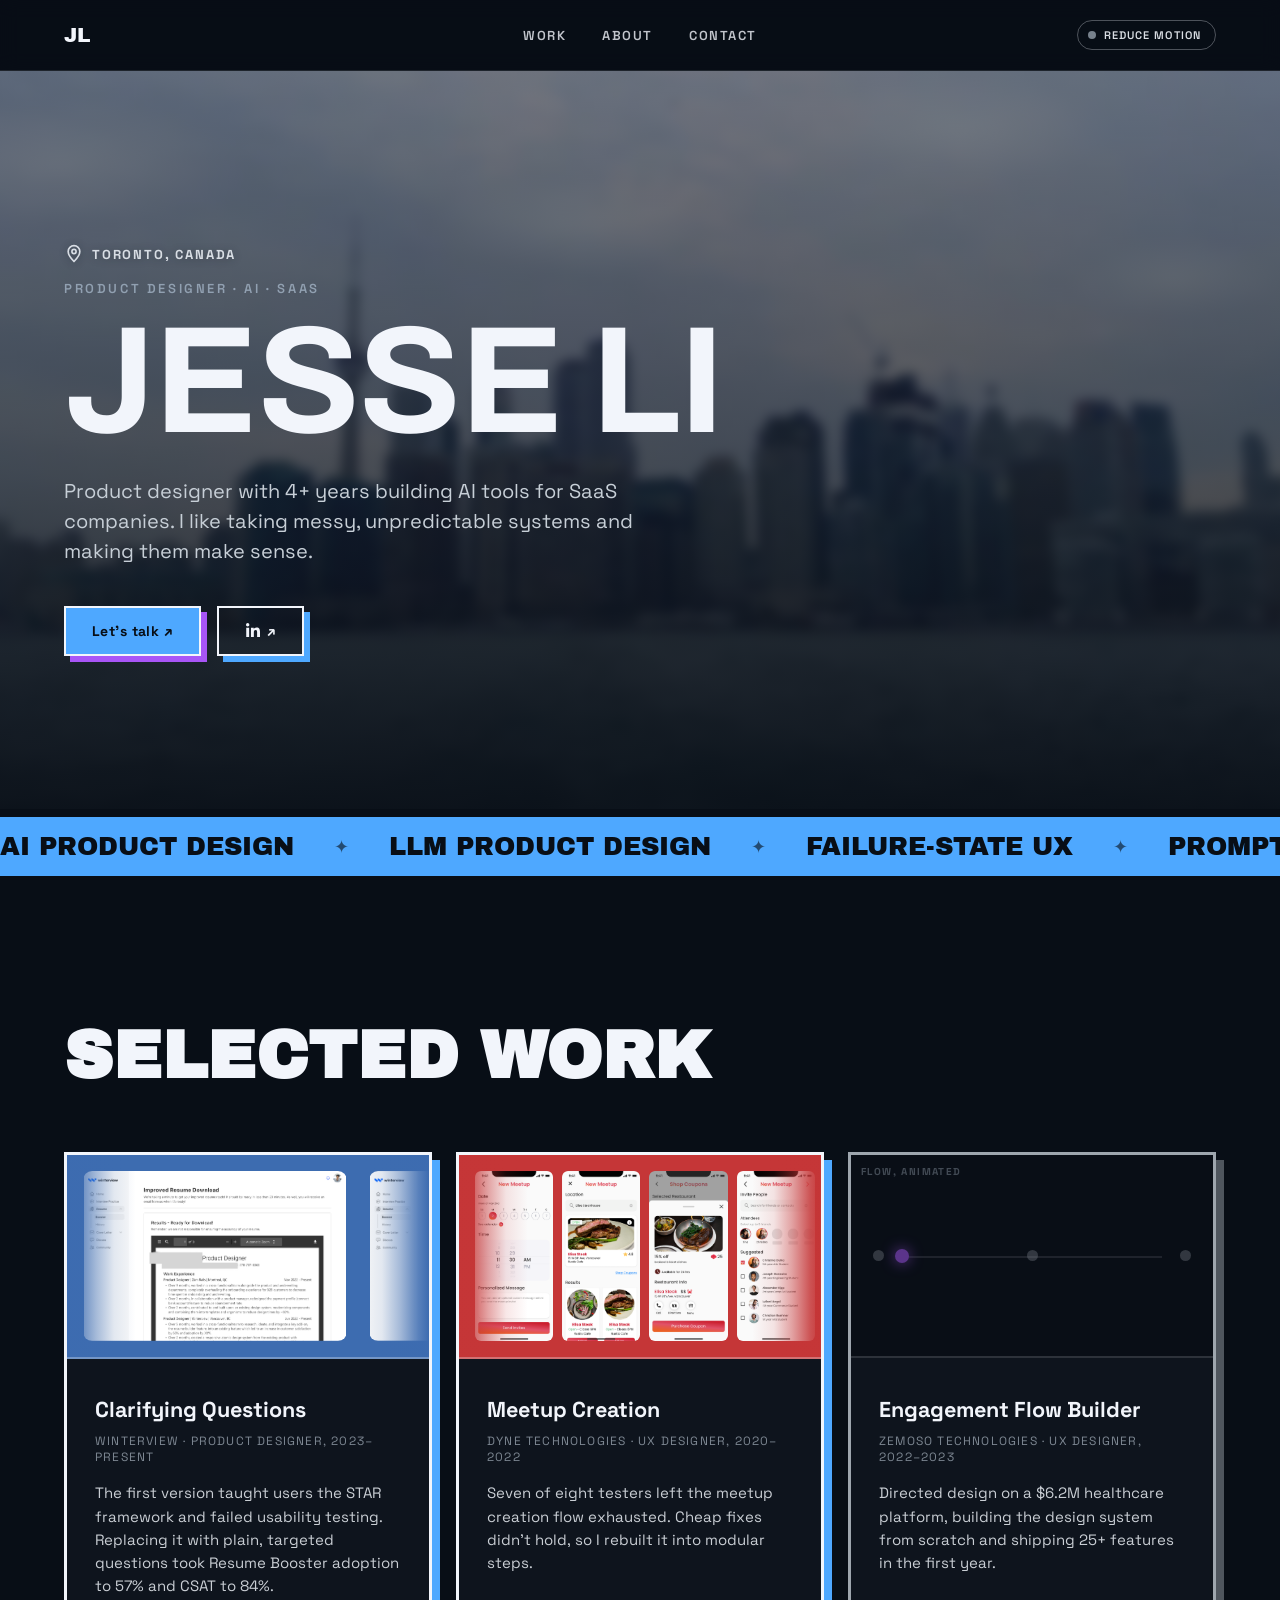
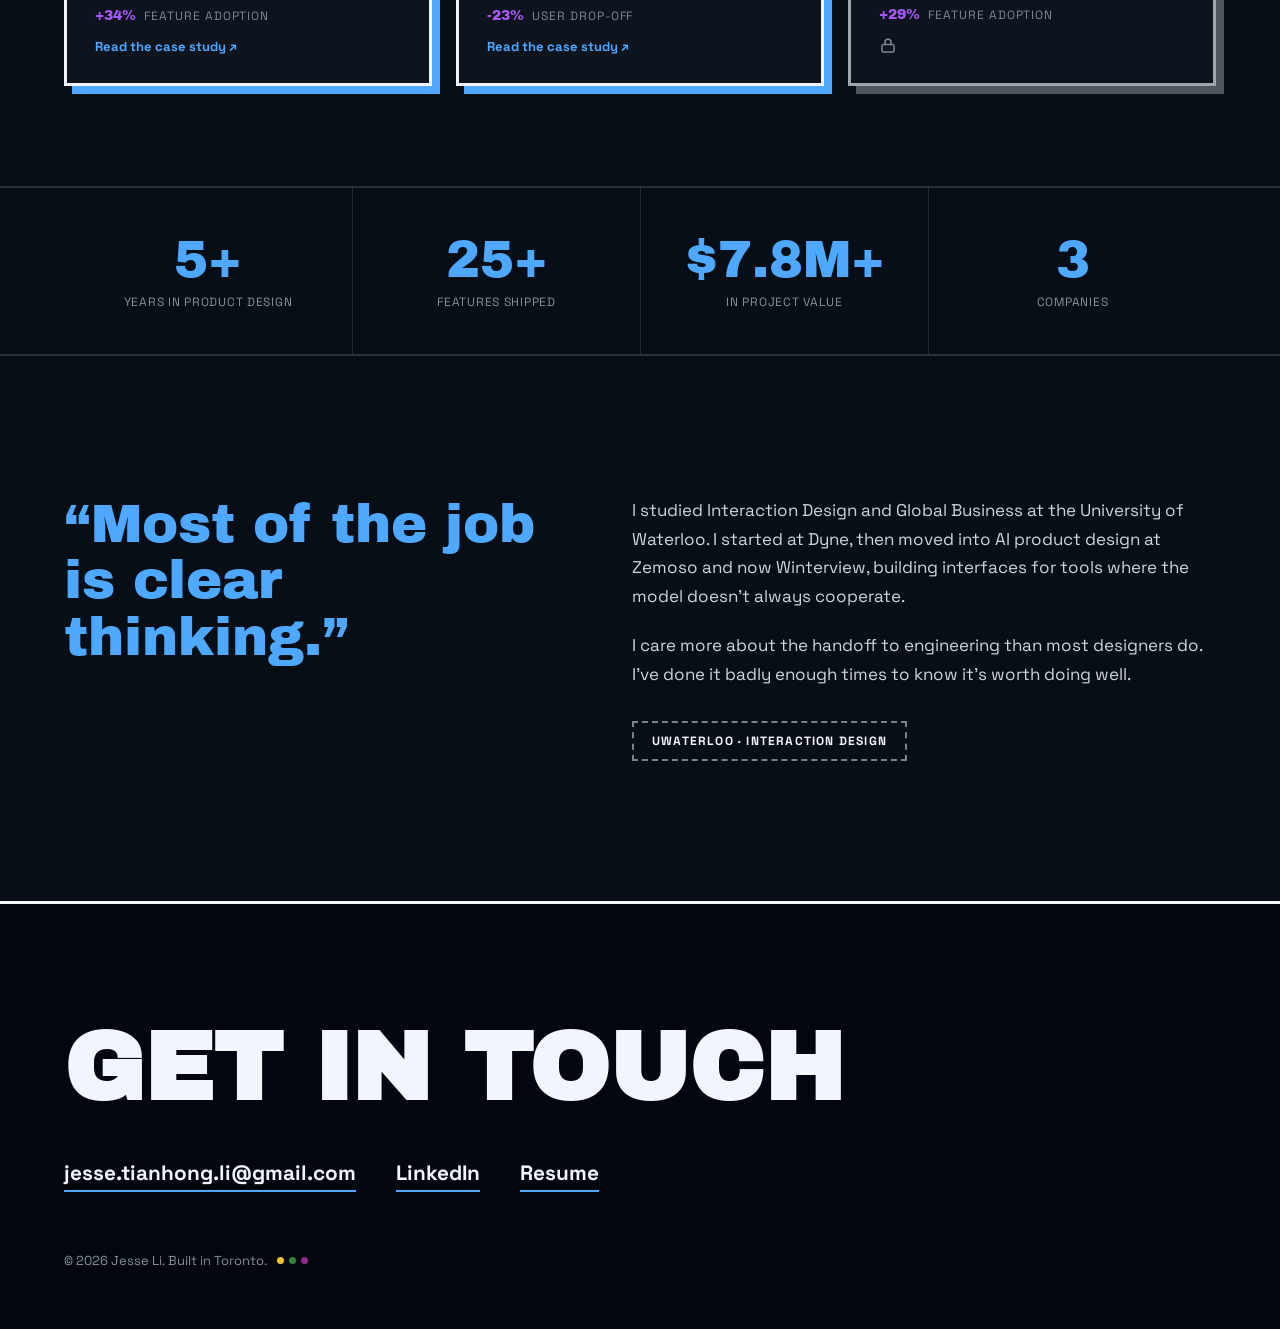
<file: index.html>
<!doctype html>
<html lang="en">
<head>
  <meta charset="utf-8">
  <meta name="viewport" content="width=device-width, initial-scale=1">
  <title>Jesse Li | Product Designer</title>
  <meta name="description" content="Jesse Li is a product designer in Toronto with 4+ years building AI tools for SaaS companies.">
  <link rel="canonical" href="https://jesseli.design/">
  <meta property="og:title" content="Jesse Li | Product Designer">
  <meta property="og:description" content="Product designer with 4+ years building AI tools for SaaS companies.">
  <meta property="og:image" content="https://jesseli.design/assets/media/toronto-poster.jpg">
  <meta property="og:url" content="https://jesseli.design/">
  <meta property="og:type" content="website">
  <meta name="twitter:card" content="summary_large_image">
  <link rel="icon" type="image/svg+xml" href="assets/favicon.svg">
  <link rel="preconnect" href="https://fonts.googleapis.com">
  <link href="https://fonts.googleapis.com/css2?family=Archivo+Black&family=Archivo:wght@700;800&family=Space+Grotesk:wght@400;500;600;700&display=swap" rel="stylesheet">
  <link rel="stylesheet" href="assets/css/base.css">
  <link rel="stylesheet" href="assets/css/home.css">
</head>
<body>
<div class="page">
<input type="checkbox" id="motionToggle" class="motion-toggle-input" aria-describedby="motionToggleDesc" />
<div class="page-body">
<span id="motionToggleDesc" class="motion-toggle-input">Reduces or stops animation and motion effects across the page.</span>

  <a class="skip" href="#main">Skip to content</a>

  <header class="nav">
    <div class="nav-inner">
      <a class="mark" href="#top">JL</a>
      <nav class="navlinks">
        <a href="#work">Work</a>
        <a href="#about">About</a>
        <a href="#contact">Contact</a>
      </nav>
      <label for="motionToggle" class="motion-toggle">
        <span class="motion-toggle-dot" aria-hidden="true"></span>
        <span class="motion-toggle-label-off">Reduce motion</span>
        <span class="motion-toggle-label-on">Motion reduced</span>
      </label>
    </div>
  </header>

  <main id="main" tabindex="-1">

  <section class="hero" id="top" tabindex="-1">
    <div class="hero-skyline" aria-hidden="true">
      <video src="assets/media/toronto.mp4" poster="assets/media/toronto-poster.jpg" preload="metadata" autoplay muted loop playsinline></video>
      <div class="hero-cloud cloud-1"></div>
      <div class="hero-cloud cloud-2"></div>
      <div class="hero-cloud cloud-3"></div>
      <div class="hero-cloud cloud-4"></div>
    </div>
    <div class="hero-overlay"></div>
    <div class="hero-inner">
      <span class="hero-loc"><svg class="hero-loc-pin" width="20" height="20" viewBox="0 0 24 24" fill="none" stroke="currentColor" stroke-width="2" stroke-linecap="round" stroke-linejoin="round" aria-hidden="true"><path d="M12 21s-7-7.05-7-12a7 7 0 0 1 14 0c0 4.95-7 12-7 12z"/><circle cx="12" cy="9" r="2.5"/></svg><span class="hero-loc-city">Toronto, Canada</span></span>
      <p class="eyebrow">Product Designer &middot; AI &middot; SaaS</p>
      <h1 class="hero-title display" aria-label="Jesse Li"><span class="letter" style="animation-delay:0s">J</span><span class="letter" style="animation-delay:0.045s">E</span><span class="letter" style="animation-delay:0.09s">S</span><span class="letter" style="animation-delay:0.135s">S</span><span class="letter" style="animation-delay:0.18s">E</span><span class="letter" style="animation-delay:0.225s">&nbsp;</span><span class="letter" style="animation-delay:0.27s">L</span><span class="letter" style="animation-delay:0.315s">I</span></h1>
      <p class="hero-sub">Product designer with 4+ years building AI tools for SaaS companies. I like taking messy, unpredictable systems and making them make sense.</p>
      <div class="hero-cta">
        <a class="btn btn-primary" href="mailto:jesse.tianhong.li@gmail.com">Let's talk &#8599;</a>
        <a class="btn btn-ghost" href="https://linkedin.com/in/jesseli828" target="_blank" rel="noopener" aria-label="LinkedIn"><svg width="16" height="16" viewBox="0 0 448 512" fill="currentColor" aria-hidden="true"><path d="M100.28 448H7.4V148.9h92.88zM53.79 108.1C24.09 108.1 0 83.5 0 53.8a53.79 53.79 0 0 1 107.58 0c0 29.7-24.1 54.3-53.79 54.3zM447.9 448h-92.68V302.4c0-34.7-.7-79.2-48.29-79.2-48.29 0-55.69 37.7-55.69 76.7V448h-92.78V148.9h89.08v40.8h1.3c12.4-23.5 42.69-48.3 87.88-48.3 94 0 111.28 61.9 111.28 142.3V448z"/></svg><span aria-hidden="true">&#8599;</span></a>
      </div>
    </div>
  </section>

  <div class="marquee-strip" aria-hidden="true">
    <div class="marquee-track">
      <span class="marquee-item">AI PRODUCT DESIGN</span>
      <span class="marquee-item">LLM PRODUCT DESIGN</span>
      <span class="marquee-item">FAILURE-STATE UX</span>
      <span class="marquee-item">PROMPT DESIGN</span>
      <span class="marquee-item">FIGMA AUTO LAYOUT</span>
      <span class="marquee-item">AI-ASSISTED WRITING</span>
      <span class="marquee-item">WCAG 2.1 AA</span>
      <span class="marquee-item">CONVERSATIONAL UI</span>
      <span class="marquee-item">ENGINEERING HANDOFF</span>
      <span class="marquee-item">B2B &amp; B2C SAAS</span>
      <span class="marquee-item">HEALTHCARE AT SCALE</span>
      <span class="marquee-item">BUILT IN TORONTO</span>
      <span class="marquee-item">AI PRODUCT DESIGN</span>
      <span class="marquee-item">LLM PRODUCT DESIGN</span>
      <span class="marquee-item">FAILURE-STATE UX</span>
      <span class="marquee-item">PROMPT DESIGN</span>
      <span class="marquee-item">FIGMA AUTO LAYOUT</span>
      <span class="marquee-item">AI-ASSISTED WRITING</span>
      <span class="marquee-item">WCAG 2.1 AA</span>
      <span class="marquee-item">CONVERSATIONAL UI</span>
      <span class="marquee-item">ENGINEERING HANDOFF</span>
      <span class="marquee-item">B2B &amp; B2C SAAS</span>
      <span class="marquee-item">HEALTHCARE AT SCALE</span>
      <span class="marquee-item">BUILT IN TORONTO</span>
    </div>
  </div>

  <section class="work" id="work">
    <h2 class="section-title display">Selected work</h2>
    <div class="work-grid">
      <a class="work-card" href="work/winterview-clarifying-questions/">
        <div class="work-preview has-shot work-flow work-flow-winterview">
          <div class="work-flow-track">
            <img src="assets/media/winterview/overview-resume-download.png" width="1290" height="833" alt="" aria-hidden="true" decoding="async">
            <img src="assets/media/winterview/overview-resume-improvements.png" width="1290" height="833" alt="The Winterview Resume Booster flow: upload resume, answer clarifying questions, download the improved resume" decoding="async">
            <img src="assets/media/winterview/overview-clarifying-questions.png" width="1290" height="833" alt="" aria-hidden="true" decoding="async">
            <img src="assets/media/winterview/overview-resume-download.png" width="1290" height="833" alt="" aria-hidden="true" decoding="async">
            <img src="assets/media/winterview/overview-resume-improvements.png" width="1290" height="833" alt="" aria-hidden="true" decoding="async">
            <img src="assets/media/winterview/overview-clarifying-questions.png" width="1290" height="833" alt="" aria-hidden="true" decoding="async">
          </div>
        </div>
        <h3 class="work-title">Clarifying Questions</h3>
        <p class="work-company">WINTERVIEW &middot; Product Designer, 2023&ndash;Present</p>
        <p class="work-desc">The first version taught users the STAR framework and failed usability testing. Replacing it with plain, targeted questions took Resume Booster adoption to 57% and CSAT to 84%.</p>
        <p class="work-metriclabel"><span class="work-metric-inline">+34%</span> feature adoption</p>
        <span class="work-read">Read the case study &#8599;</span>
      </a>
      <a class="work-card" href="work/dyne-meetup-creation-flow/">
        <div class="work-preview has-shot work-flow work-flow-dyne">
          <div class="work-flow-track">
            <img src="assets/media/dyne/dyne-meetup-date.png" width="445" height="965" alt="" aria-hidden="true" decoding="async">
            <img src="assets/media/dyne/dyne-meetup-location.png" width="445" height="965" alt="" aria-hidden="true" decoding="async">
            <img src="assets/media/dyne/dyne-meetup-coupon.png" width="445" height="965" alt="" aria-hidden="true" decoding="async">
            <img src="assets/media/dyne/dyne-meetup-invite.png" width="445" height="965" alt="" aria-hidden="true" decoding="async">
            <img src="assets/media/dyne/dyne-meetup-date.png" width="445" height="965" alt="" aria-hidden="true" decoding="async">
            <img src="assets/media/dyne/dyne-meetup-location.png" width="445" height="965" alt="Screens from Dyne's meetup creation flow: pick a location, add a coupon, invite friends, choose a date" decoding="async">
            <img src="assets/media/dyne/dyne-meetup-coupon.png" width="445" height="965" alt="" aria-hidden="true" decoding="async">
            <img src="assets/media/dyne/dyne-meetup-invite.png" width="445" height="965" alt="" aria-hidden="true" decoding="async">
            <img src="assets/media/dyne/dyne-meetup-date.png" width="445" height="965" alt="" aria-hidden="true" decoding="async">
            <img src="assets/media/dyne/dyne-meetup-location.png" width="445" height="965" alt="" aria-hidden="true" decoding="async">
            <img src="assets/media/dyne/dyne-meetup-coupon.png" width="445" height="965" alt="" aria-hidden="true" decoding="async">
            <img src="assets/media/dyne/dyne-meetup-invite.png" width="445" height="965" alt="" aria-hidden="true" decoding="async">
          </div>
        </div>
        <h3 class="work-title">Meetup Creation</h3>
        <p class="work-company">DYNE TECHNOLOGIES &middot; UX Designer, 2020&ndash;2022</p>
        <p class="work-desc">Seven of eight testers left the meetup creation flow exhausted. Cheap fixes didn&rsquo;t hold, so I rebuilt it into modular steps.</p>
        <p class="work-metriclabel"><span class="work-metric-inline">-23%</span> user drop-off</p>
        <span class="work-read">Read the case study &#8599;</span>
      </a>
      <div class="work-card work-card-inert">
        <div class="work-preview" aria-hidden="true">
          <span class="wp-tag">Flow, animated</span>
          <div class="wp-line"></div>
          <div class="wp-nodes">
            <div class="wp-node"></div>
            <div class="wp-node"></div>
            <div class="wp-node"></div>
          </div>
          <div class="wp-traveler"></div>
        </div>
        <h3 class="work-title">Engagement Flow Builder</h3>
        <p class="work-company">ZEMOSO TECHNOLOGIES &middot; UX Designer, 2022&ndash;2023</p>
        <p class="work-desc">Directed design on a $6.2M healthcare platform, building the design system from scratch and shipping 25+ features in the first year.</p>
        <p class="work-metriclabel"><span class="work-metric-inline">+29%</span> feature adoption</p>
        <span class="work-read-soon" title="Case study not available yet"><svg width="18" height="18" viewBox="0 0 24 24" fill="none" stroke="currentColor" stroke-width="2" stroke-linecap="round" stroke-linejoin="round" aria-hidden="true"><rect x="4" y="10" width="16" height="10" rx="2"/><path d="M8 10V7a4 4 0 0 1 8 0v3"/></svg><span class="visually-hidden">Case study not available yet</span></span>
      </div>
    </div>
  </section>

  <section class="stats">
    <h2 class="visually-hidden">By the numbers</h2>
    <div class="stat">
      <div class="stat-value display">5+</div>
      <div class="stat-label">years in product design</div>
    </div>
    <div class="stat">
      <div class="stat-value display">25+</div>
      <div class="stat-label">features shipped</div>
    </div>
    <div class="stat">
      <div class="stat-value display">$7.8M+</div>
      <div class="stat-label">in project value</div>
    </div>
    <div class="stat">
      <div class="stat-value display">3</div>
      <div class="stat-label">companies</div>
    </div>
  </section>

  <section class="about" id="about">
    <h2 class="visually-hidden">About</h2>
    <div class="about-quote">
      <p>&ldquo;Most of the job<br/>is clear thinking.&rdquo;</p>
    </div>
    <div class="about-body">
      <p>I studied Interaction Design and Global Business at the University of Waterloo. I started at Dyne, then moved into AI product design at Zemoso and now Winterview, building interfaces for tools where the model doesn't always cooperate.</p>
      <p>I care more about the handoff to engineering than most designers do. I've done it badly enough times to know it's worth doing well.</p>
      <div class="about-badge">UWATERLOO &middot; INTERACTION DESIGN</div>
    </div>
  </section>
  </main>


  <footer class="contact" id="contact">
    <div class="contact-inner">
      <h2 class="contact-title display">Get in touch</h2>
      <div class="contact-links">
        <a href="mailto:jesse.tianhong.li@gmail.com">jesse.tianhong.li@gmail.com</a>
        <a href="https://linkedin.com/in/jesseli828" target="_blank" rel="noopener">LinkedIn</a>
        <a href="resume/">Resume</a>
      </div>
      <p class="copyright">&copy; 2026 Jesse Li. Built in Toronto.<span class="transit-dots" aria-hidden="true"><span class="dot dot-1"></span><span class="dot dot-2"></span><span class="dot dot-4"></span></span></p>
    </div>
  </footer>

</div>
</div>
</body>
</html>
</file>
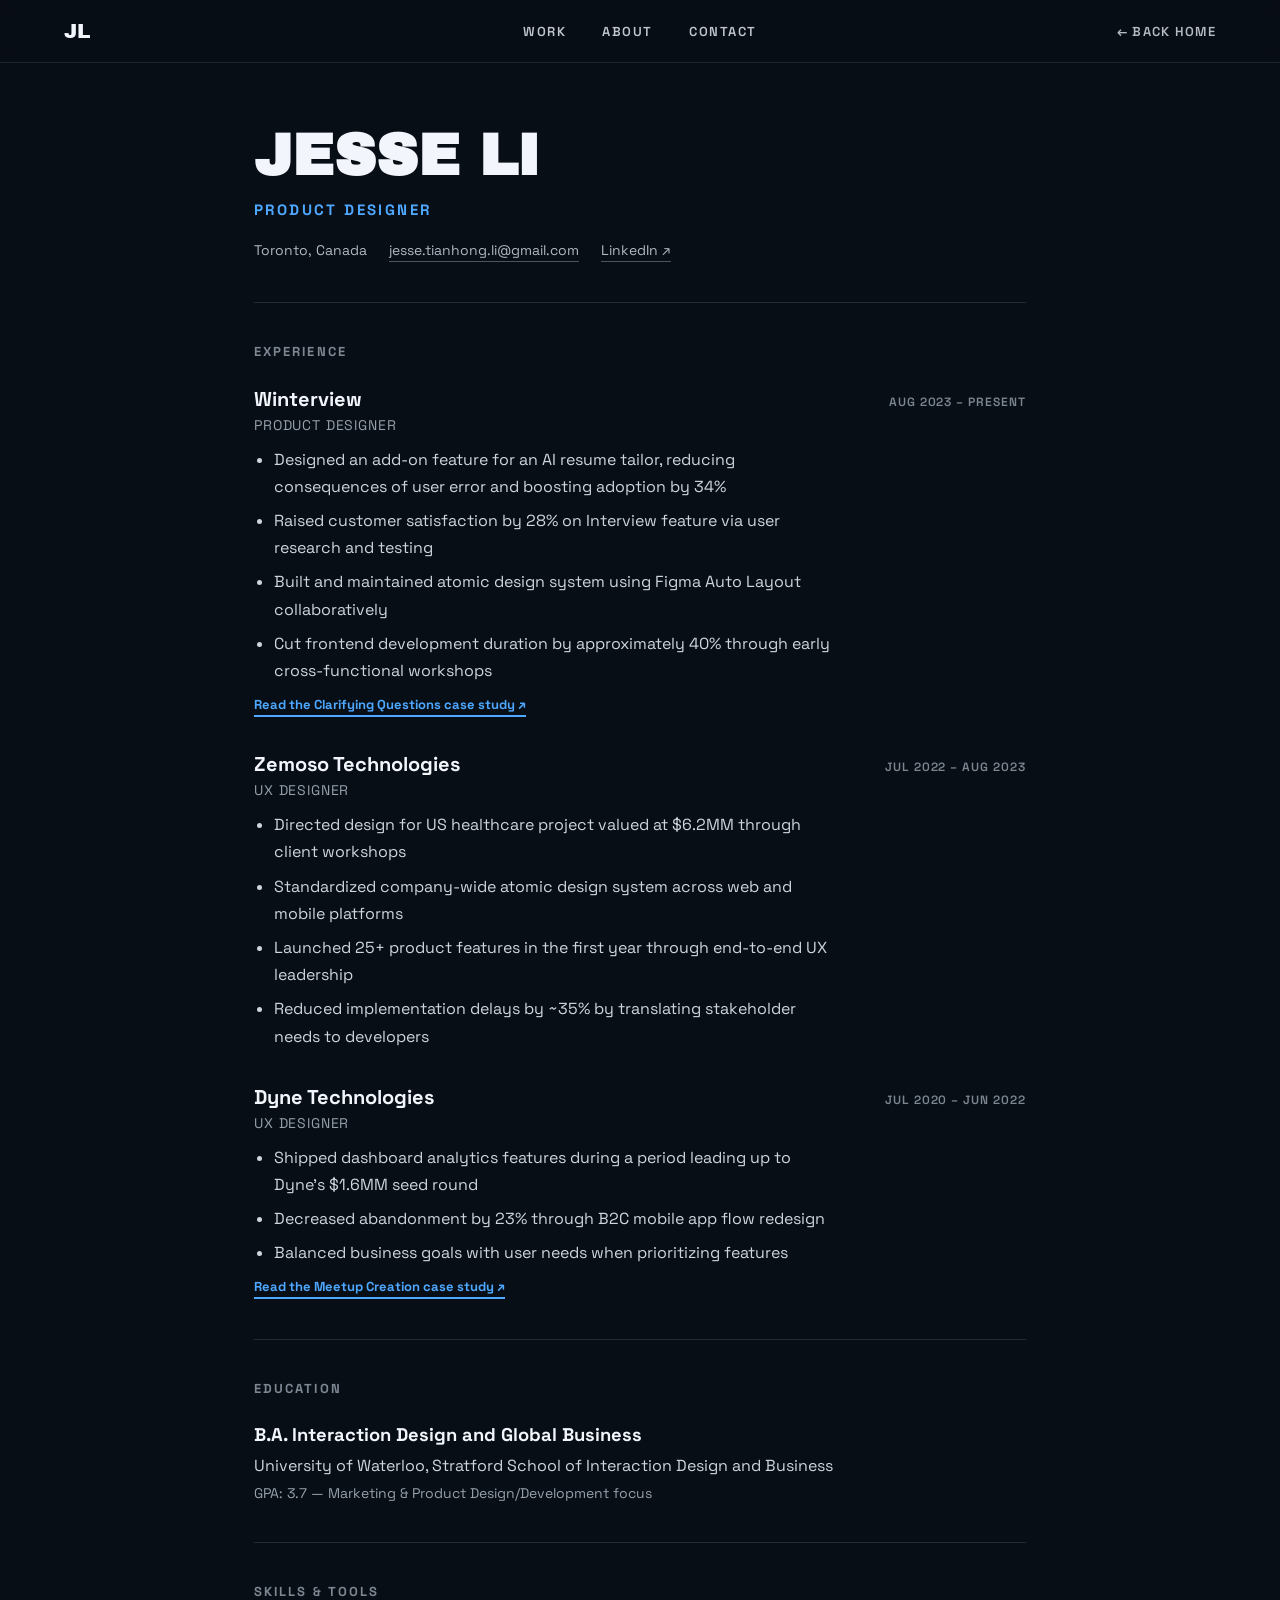
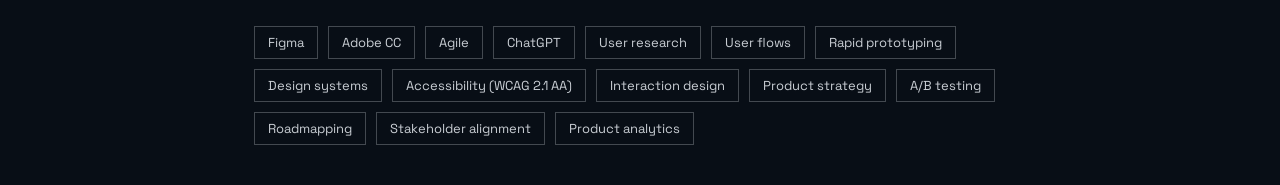
<file: resume/index.html>
<!doctype html>
<html lang="en">
<head>
  <meta charset="utf-8">
  <meta name="viewport" content="width=device-width, initial-scale=1">
  <title>Resume | Jesse Li</title>
  <meta name="description" content="Jesse Li's resume: Product Designer with experience at Winterview, Zemoso Technologies and Dyne Technologies.">
  <link rel="canonical" href="https://jesseli.design/resume/">
  <meta property="og:title" content="Resume | Jesse Li">
  <meta property="og:description" content="Product Designer with experience at Winterview, Zemoso Technologies and Dyne Technologies.">
  <meta property="og:image" content="https://jesseli.design/assets/media/toronto-poster.jpg">
  <meta property="og:url" content="https://jesseli.design/resume/">
  <meta property="og:type" content="profile">
  <meta name="twitter:card" content="summary_large_image">
  <link rel="icon" type="image/svg+xml" href="../assets/favicon.svg">
  <link rel="preconnect" href="https://fonts.googleapis.com">
  <link href="https://fonts.googleapis.com/css2?family=Archivo+Black&family=Space+Grotesk:wght@400;500;600;700&display=swap" rel="stylesheet">
  <link rel="stylesheet" href="../assets/css/base.css">
  <link rel="stylesheet" href="../assets/css/resume.css">
</head>
<body>
  <a class="skip" href="#main">Skip to content</a>
  <header class="nav">
    <div class="nav-inner">
      <a class="mark" href="../index.html#top">JL</a>
      <nav class="navlinks">
        <a href="../index.html#work">Work</a>
        <a href="../index.html#about">About</a>
        <a href="../index.html#contact">Contact</a>
      </nav>
      <a class="back" href="../index.html#top">&larr; Back home</a>
    </div>
  </header>

  <main class="resume" id="main" tabindex="-1">
    <div class="r-head">
      <h1 class="r-name display">Jesse Li</h1>
      <p class="r-title">Product Designer</p>
      <div class="r-contact">
        <span>Toronto, Canada</span>
        <a href="mailto:jesse.tianhong.li@gmail.com">jesse.tianhong.li@gmail.com</a>
        <a href="https://linkedin.com/in/jesseli828" target="_blank" rel="noopener">LinkedIn &#8599;</a>
        <span class="print-only">jesseli.design</span>
      </div>
    </div>

    <section class="r-section">
      <h2>Experience</h2>

      <div class="r-job">
        <div class="r-job-head">
          <h3 class="r-company">Winterview</h3>
          <span class="r-dates">Aug 2023 &ndash; Present</span>
        </div>
        <p class="r-role">Product Designer</p>
        <ul>
          <li>Designed an add-on feature for an AI resume tailor, reducing consequences of user error and boosting adoption by 34%</li>
          <li>Raised customer satisfaction by 28% on Interview feature via user research and testing</li>
          <li>Built and maintained atomic design system using Figma Auto Layout collaboratively</li>
          <li>Cut frontend development duration by approximately 40% through early cross-functional workshops</li>
        </ul>
        <a class="r-casestudy" href="../work/winterview-clarifying-questions/">Read the Clarifying Questions case study &#8599;</a>
      </div>

      <div class="r-job">
        <div class="r-job-head">
          <h3 class="r-company">Zemoso Technologies</h3>
          <span class="r-dates">Jul 2022 &ndash; Aug 2023</span>
        </div>
        <p class="r-role">UX Designer</p>
        <ul>
          <li>Directed design for US healthcare project valued at $6.2MM through client workshops</li>
          <li>Standardized company-wide atomic design system across web and mobile platforms</li>
          <li>Launched 25+ product features in the first year through end-to-end UX leadership</li>
          <li>Reduced implementation delays by ~35% by translating stakeholder needs to developers</li>
        </ul>
      </div>

      <div class="r-job">
        <div class="r-job-head">
          <h3 class="r-company">Dyne Technologies</h3>
          <span class="r-dates">Jul 2020 &ndash; Jun 2022</span>
        </div>
        <p class="r-role">UX Designer</p>
        <ul>
          <li>Shipped dashboard analytics features during a period leading up to Dyne's $1.6MM seed round</li>
          <li>Decreased abandonment by 23% through B2C mobile app flow redesign</li>
          <li>Balanced business goals with user needs when prioritizing features</li>
        </ul>
        <a class="r-casestudy" href="../work/dyne-meetup-creation-flow/">Read the Meetup Creation case study &#8599;</a>
      </div>
    </section>

    <section class="r-section">
      <h2>Education</h2>
      <p class="r-degree">B.A. Interaction Design and Global Business</p>
      <p class="r-school">University of Waterloo, Stratford School of Interaction Design and Business</p>
      <p class="r-gpa">GPA: 3.7 &mdash; Marketing &amp; Product Design/Development focus</p>
    </section>

    <section class="r-section">
      <h2>Skills &amp; Tools</h2>
      <div class="r-skills">
        <span class="r-skill">Figma</span>
        <span class="r-skill">Adobe CC</span>
        <span class="r-skill">Agile</span>
        <span class="r-skill">ChatGPT</span>
        <span class="r-skill">User research</span>
        <span class="r-skill">User flows</span>
        <span class="r-skill">Rapid prototyping</span>
        <span class="r-skill">Design systems</span>
        <span class="r-skill">Accessibility (WCAG 2.1 AA)</span>
        <span class="r-skill">Interaction design</span>
        <span class="r-skill">Product strategy</span>
        <span class="r-skill">A/B testing</span>
        <span class="r-skill">Roadmapping</span>
        <span class="r-skill">Stakeholder alignment</span>
        <span class="r-skill">Product analytics</span>
      </div>
    </section>
  </main>
</body>
</html>
</file>
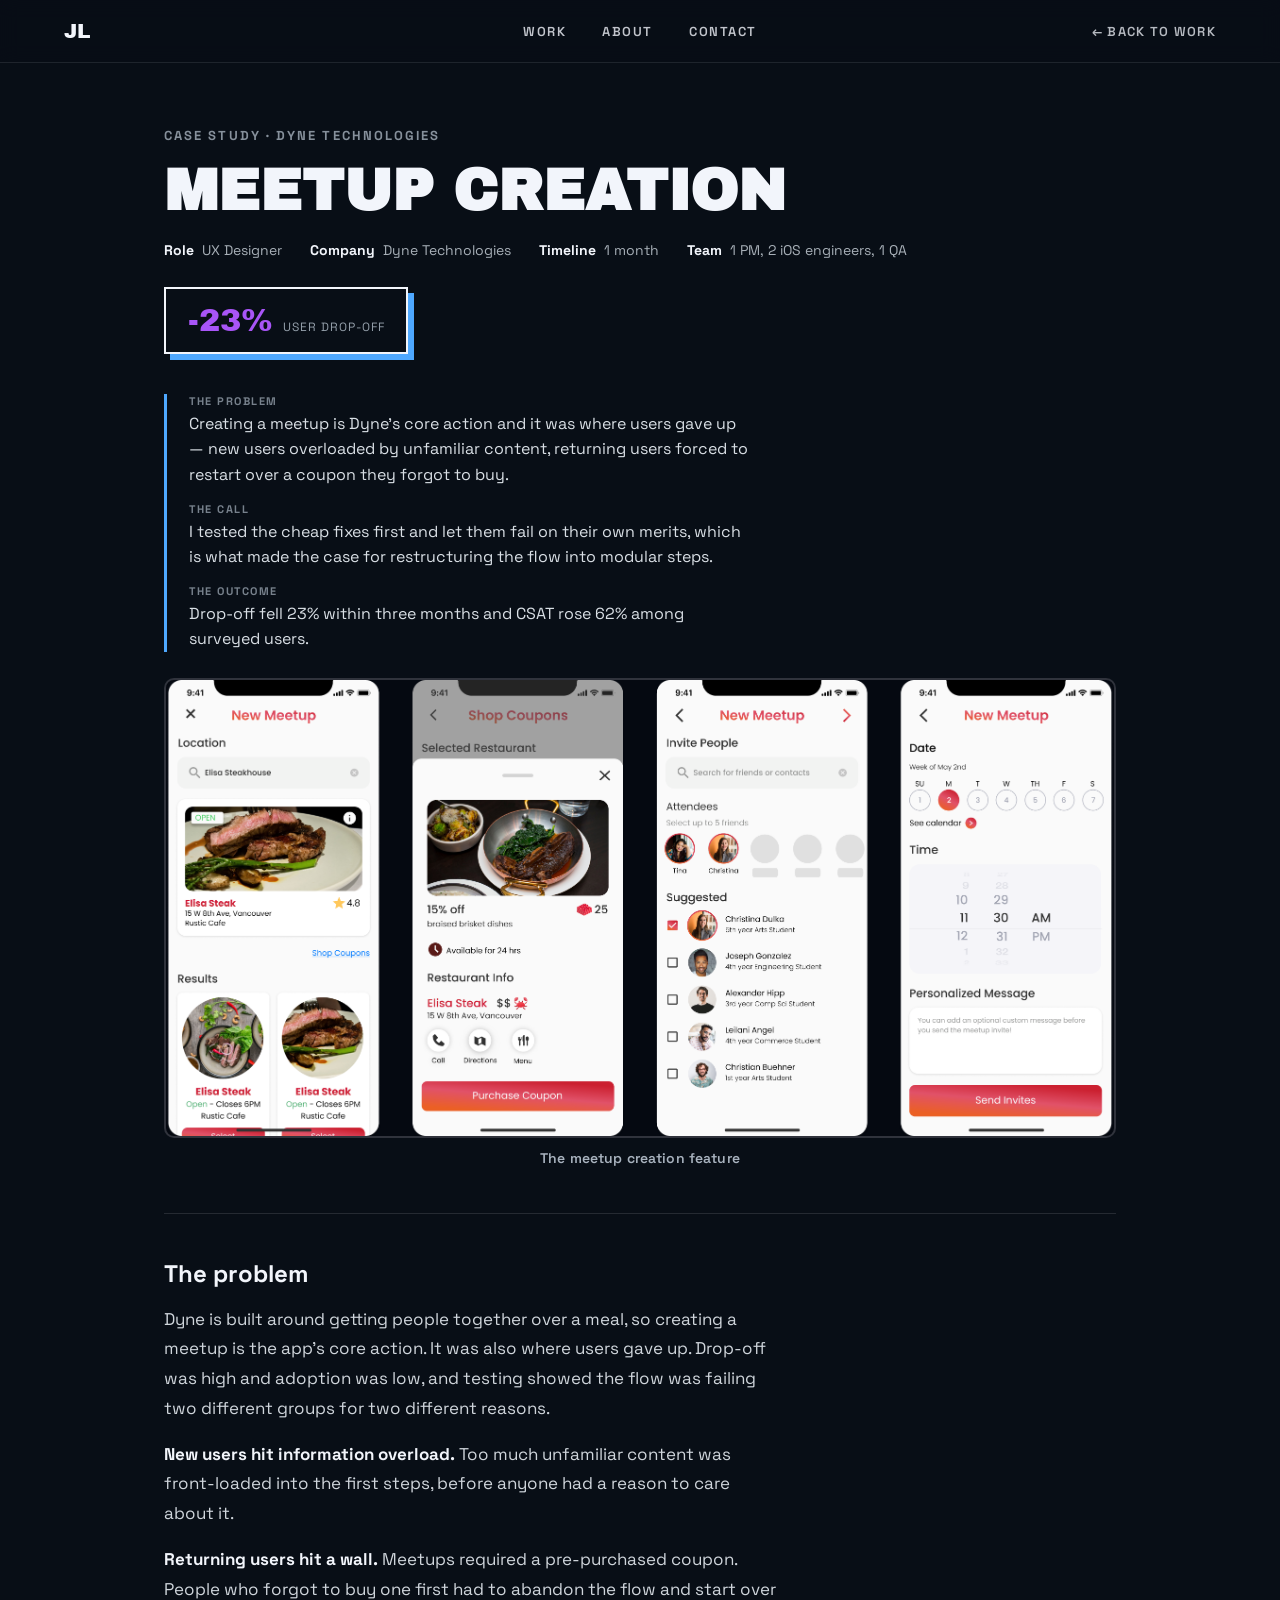
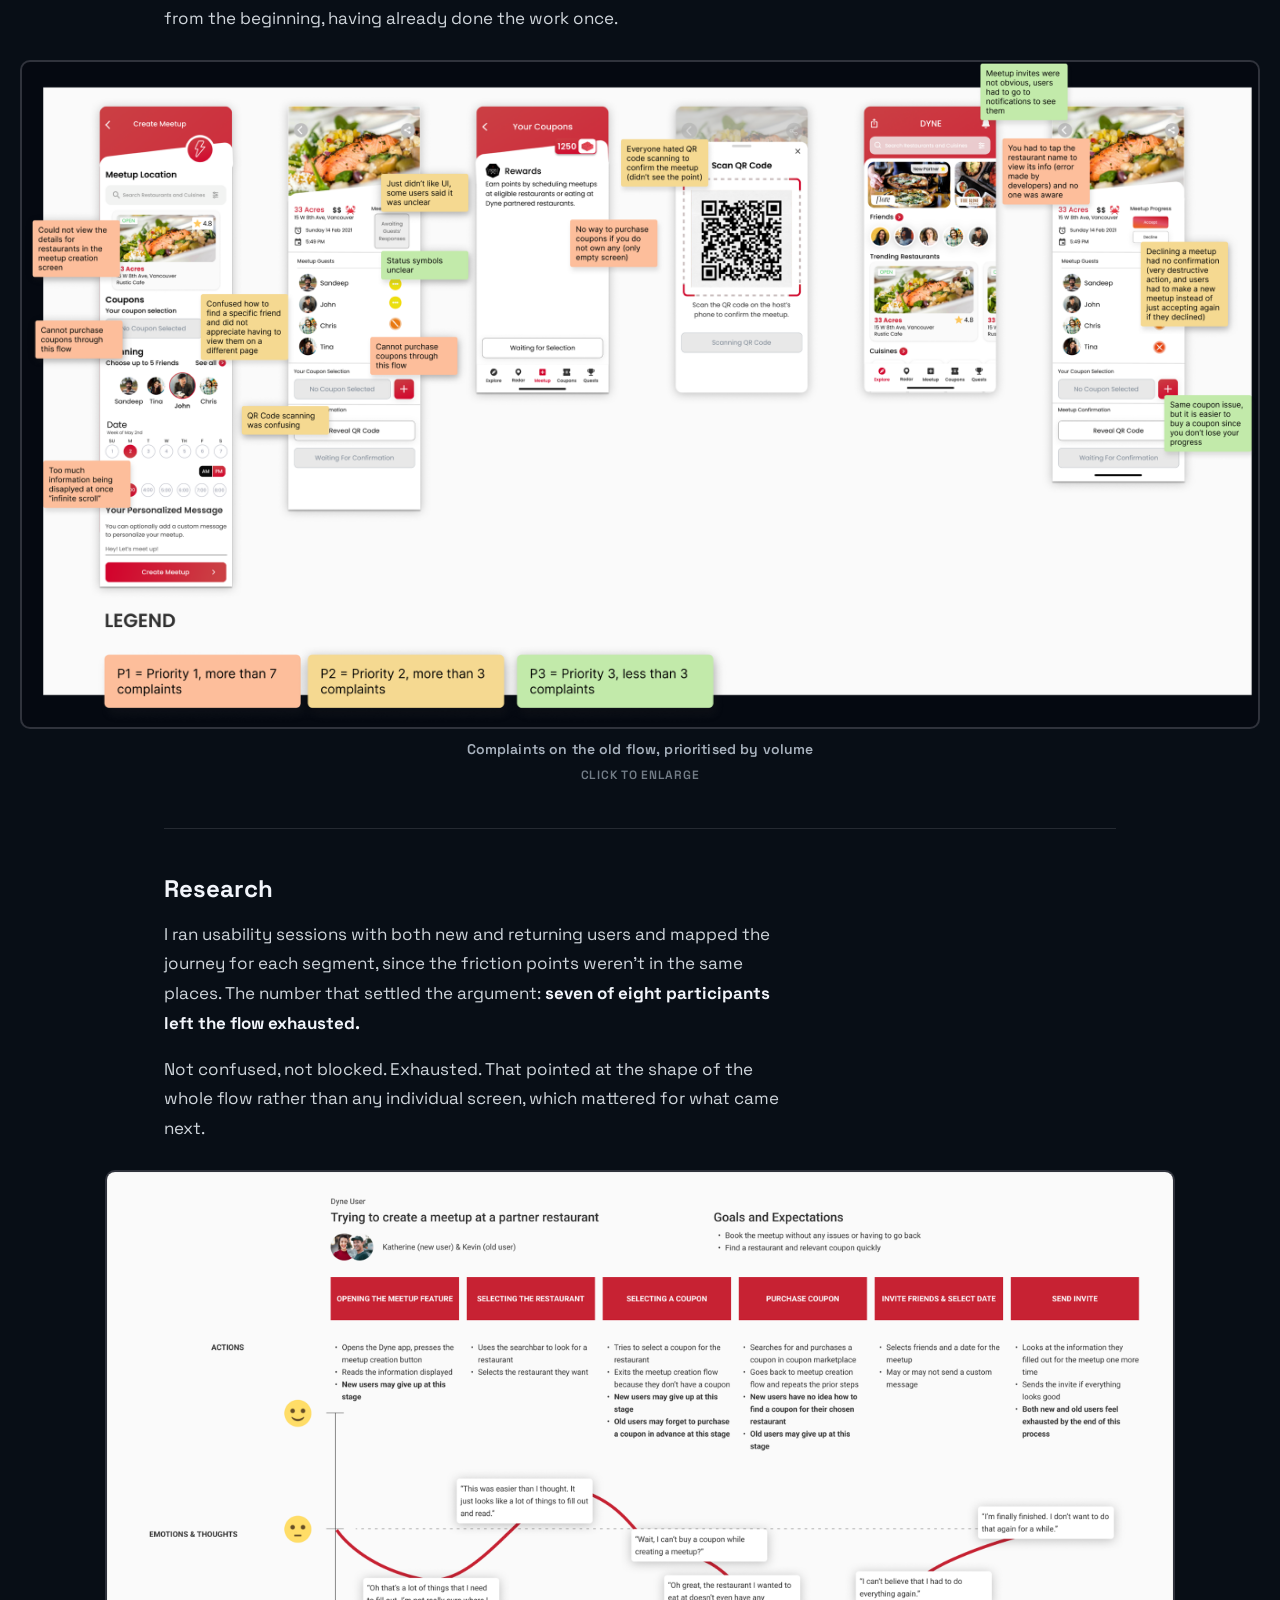
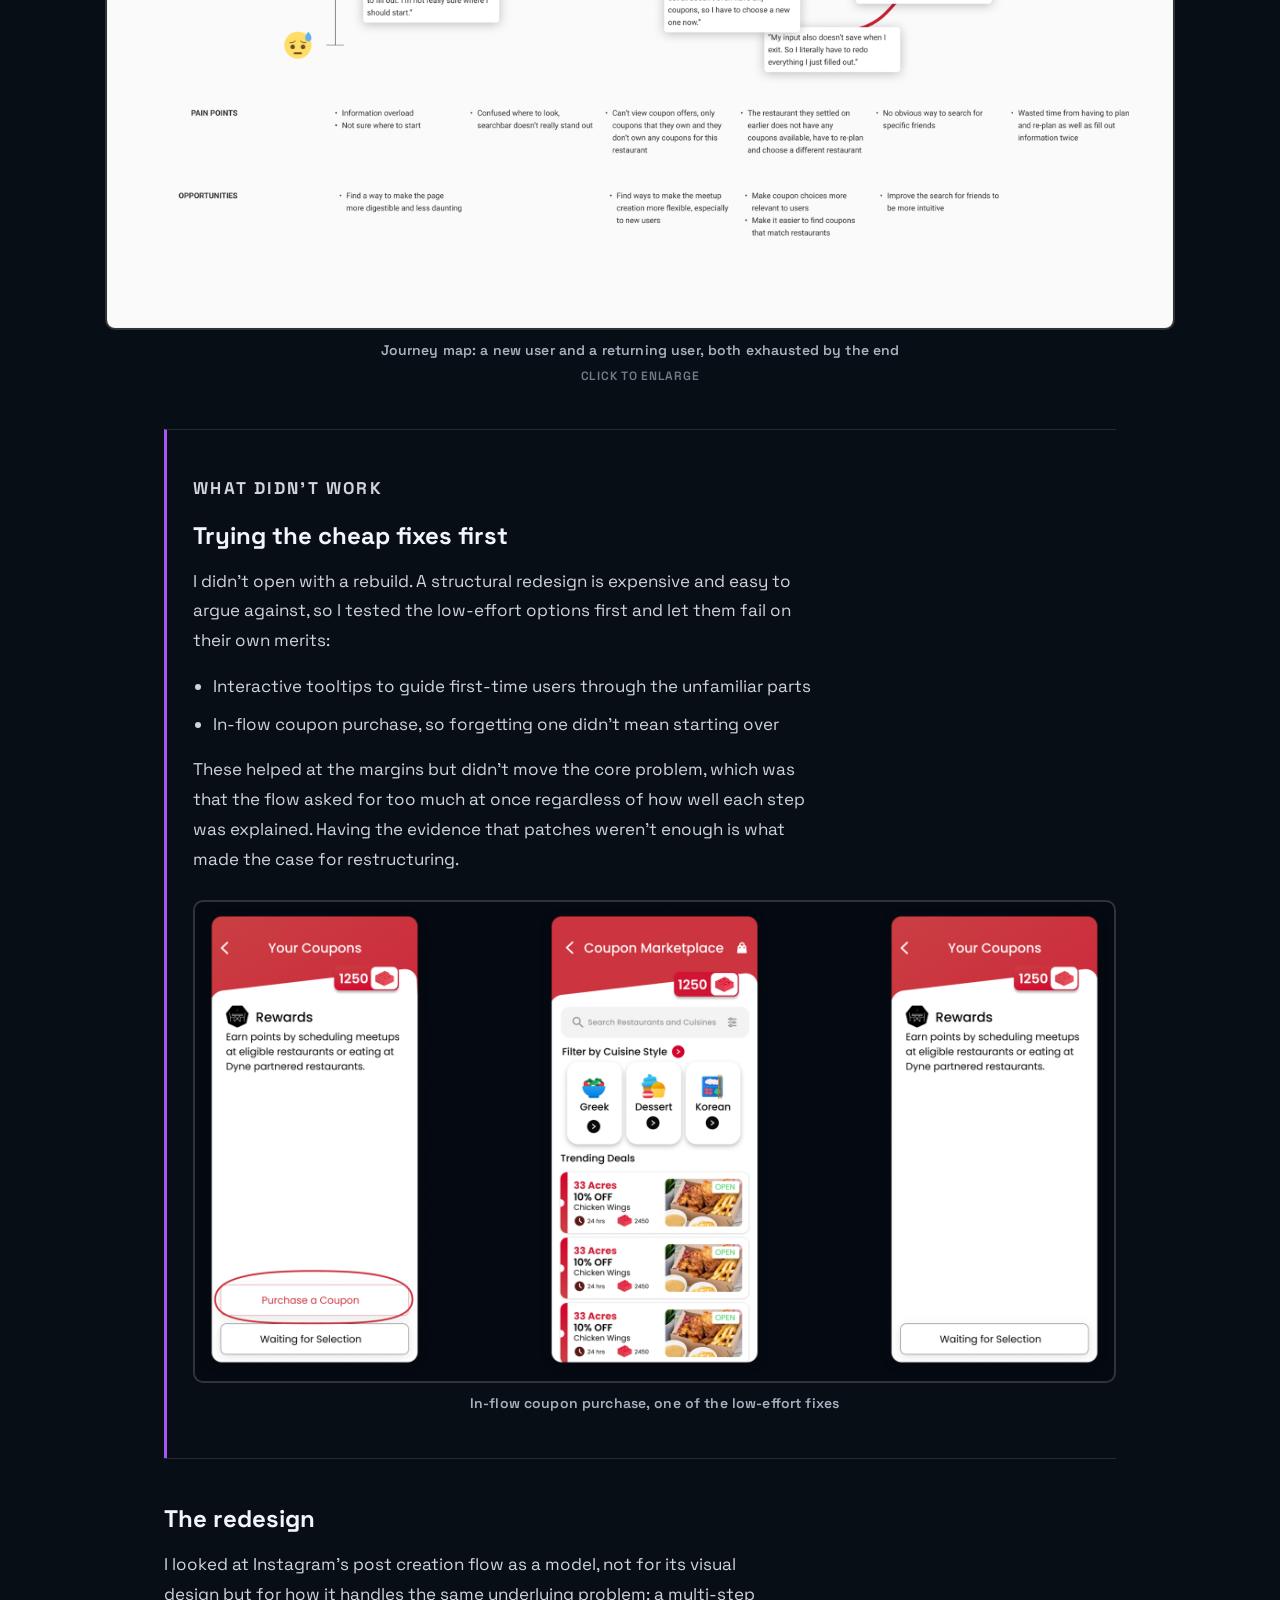
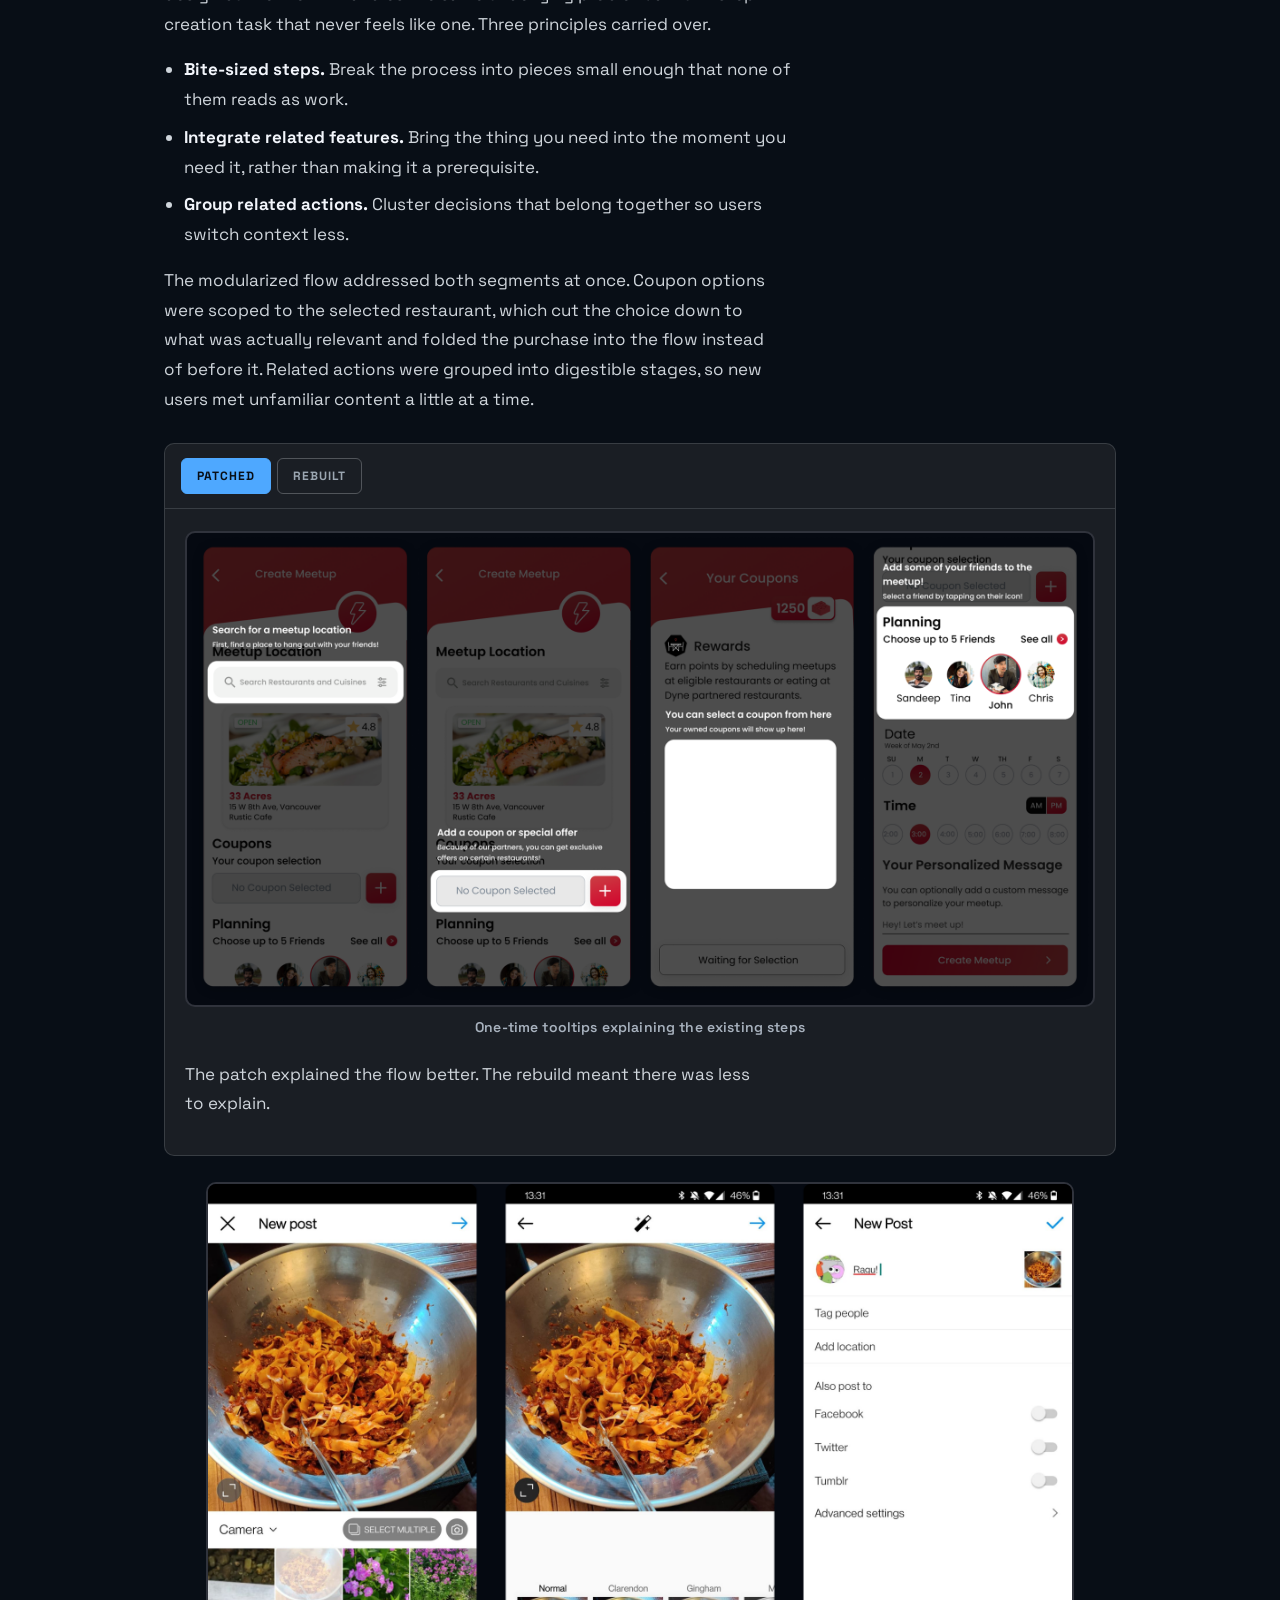
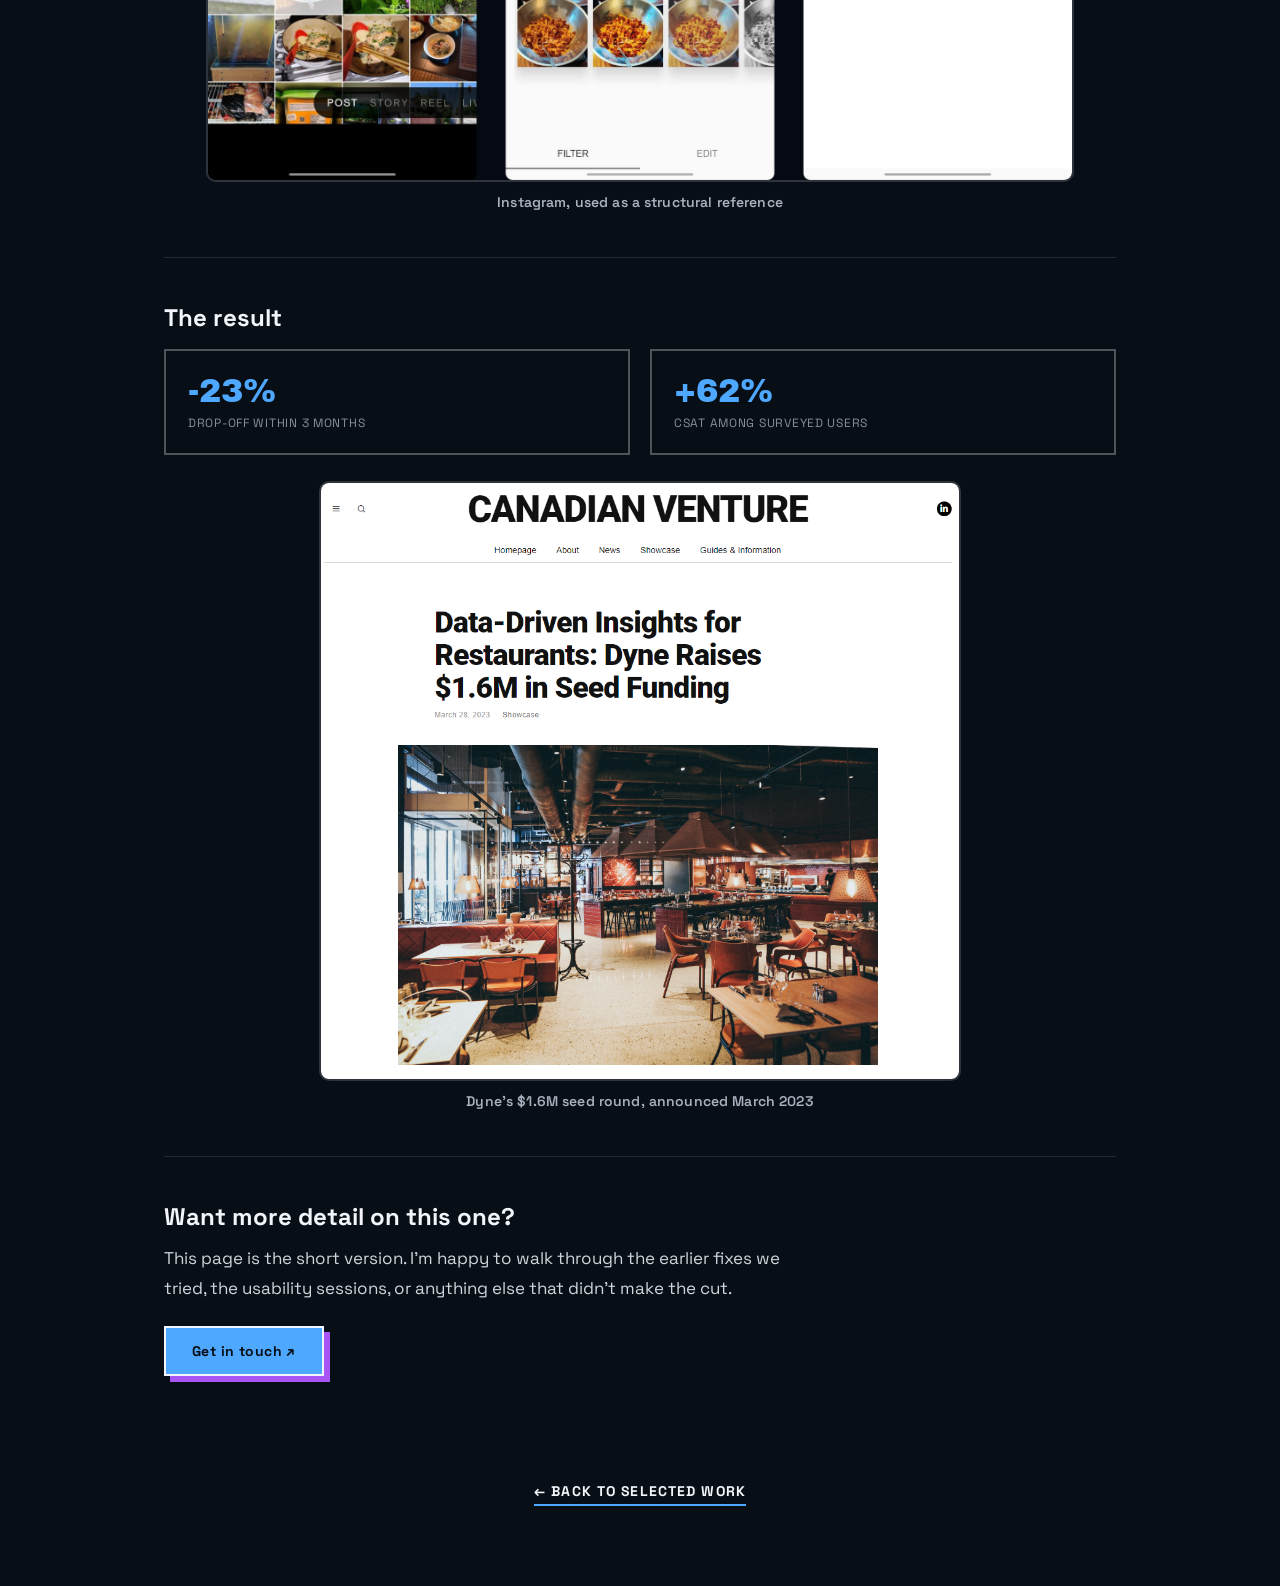
<file: work/dyne-meetup-creation-flow/index.html>
<!doctype html>
<html lang="en">
<head>
  <meta charset="utf-8">
  <meta name="viewport" content="width=device-width, initial-scale=1">
  <title>Meetup Creation | Dyne | Jesse Li</title>
  <meta name="description" content="Case study: rebuilding Dyne's meetup creation flow after usability testing found 7 of 8 participants left it exhausted. Drop-off fell 23%.">
  <link rel="canonical" href="https://jesseli.design/work/dyne-meetup-creation-flow/">
  <meta property="og:title" content="Meetup Creation | Dyne | Jesse Li">
  <meta property="og:description" content="Case study: rebuilding Dyne's meetup creation flow after usability testing found 7 of 8 participants left it exhausted. Drop-off fell 23%.">
  <meta property="og:image" content="https://jesseli.design/assets/media/dyne/hero-meetup-feature.png">
  <meta property="og:url" content="https://jesseli.design/work/dyne-meetup-creation-flow/">
  <meta property="og:type" content="article">
  <meta name="twitter:card" content="summary_large_image">
  <link rel="icon" type="image/svg+xml" href="../../assets/favicon.svg">
  <link rel="preconnect" href="https://fonts.googleapis.com">
  <link href="https://fonts.googleapis.com/css2?family=Archivo+Black&family=Space+Grotesk:wght@400;500;600;700&display=swap" rel="stylesheet">
  <link rel="stylesheet" href="../../assets/css/base.css">
  <link rel="stylesheet" href="../../assets/css/case-study.css">
</head>
<body>
  <a class="skip" href="#main">Skip to content</a>
  <header class="nav">
    <div class="nav-inner">
      <a class="mark" href="../../index.html#top">JL</a>
      <nav class="navlinks">
        <a href="../../index.html#work">Work</a>
        <a href="../../index.html#about">About</a>
        <a href="../../index.html#contact">Contact</a>
      </nav>
      <a class="back" href="../../index.html#work">&larr; Back to work</a>
    </div>
  </header>

  <main class="wrap" id="main" tabindex="-1">
    <div class="head">
      <p class="head-eyebrow">Case Study &middot; Dyne Technologies</p>
      <h1 class="head-title display">Meetup Creation</h1>
      <div class="head-meta"><span><strong>Role</strong> &nbsp;UX Designer</span><span><strong>Company</strong> &nbsp;Dyne Technologies</span><span><strong>Timeline</strong> &nbsp;1 month</span><span><strong>Team</strong> &nbsp;1 PM, 2 iOS engineers, 1 QA</span></div>
      <div class="head-metric"><span class="num">-23%</span><span class="lbl">user drop-off</span></div>
    </div>

    <dl class="tldr">
      <dt>The problem</dt>
      <dd>Creating a meetup is Dyne&rsquo;s core action and it was where users gave up &mdash; new users overloaded by unfamiliar content, returning users forced to restart over a coupon they forgot to buy.</dd>
      <dt>The call</dt>
      <dd>I tested the cheap fixes first and let them fail on their own merits, which is what made the case for restructuring the flow into modular steps.</dd>
      <dt>The outcome</dt>
      <dd>Drop-off fell 23% within three months and CSAT rose 62% among surveyed users.</dd>
    </dl>

      <figure class="shot">
        <img src="../../assets/media/dyne/hero-meetup-feature.png" width="4014" height="1930" alt="Dyne's meetup creation feature" loading="eager" decoding="async">
        <figcaption>The meetup creation feature</figcaption>
      </figure>

    <div class="section">
      <h2>The problem</h2>
      <p>Dyne is built around getting people together over a meal, so creating a meetup is the app's core action. It was also where users gave up. Drop-off was high and adoption was low, and testing showed the flow was failing two different groups for two different reasons.</p>
      <p><strong>New users hit information overload.</strong> Too much unfamiliar content was front-loaded into the first steps, before anyone had a reason to care about it.</p>
      <p><strong>Returning users hit a wall.</strong> Meetups required a pre-purchased coupon. People who forgot to buy one first had to abandon the flow and start over from the beginning, having already done the work once.</p>
      <figure class="shot shot--wide">
        <a class="shot-zoom" href="../../assets/media/dyne/old-flow-problems.png">
          <img src="../../assets/media/dyne/old-flow-problems.png" width="4096" height="2202" alt="Annotated problems with the old meetup feature" loading="lazy" decoding="async">
        </a>
        <figcaption>Complaints on the old flow, prioritised by volume<span class="shot-hint">Click to enlarge</span></figcaption>
      </figure>
    </div>

    <div class="section">
      <h2>Research</h2>
      <p>I ran usability sessions with both new and returning users and mapped the journey for each segment, since the friction points weren't in the same places. The number that settled the argument: <strong>seven of eight participants left the flow exhausted.</strong></p>
      <p>Not confused, not blocked. Exhausted. That pointed at the shape of the whole flow rather than any individual screen, which mattered for what came next.</p>
      <figure class="shot shot--wide">
        <a class="shot-zoom" href="../../assets/media/dyne/journey-map.png">
          <img src="../../assets/media/dyne/journey-map.png" width="4096" height="2907" alt="User journey map covering new and returning users" loading="lazy" decoding="async">
        </a>
        <figcaption>Journey map: a new user and a returning user, both exhausted by the end<span class="shot-hint">Click to enlarge</span></figcaption>
      </figure>
    </div>

    <div class="section wrong">
      <p class="wrong-label">What didn&rsquo;t work</p>
      <h2>Trying the cheap fixes first</h2>
      <p>I didn't open with a rebuild. A structural redesign is expensive and easy to argue against, so I tested the low-effort options first and let them fail on their own merits:</p>
      <ul>
        <li>Interactive tooltips to guide first-time users through the unfamiliar parts</li>
        <li>In-flow coupon purchase, so forgetting one didn't mean starting over</li>
      </ul>
      <p>These helped at the margins but didn't move the core problem, which was that the flow asked for too much at once regardless of how well each step was explained. Having the evidence that patches weren't enough is what made the case for restructuring.</p>
      <figure class="shot">
        <img src="../../assets/media/dyne/coupon-marketplace.png" width="4096" height="2134" alt="Failure points in the coupon marketplace" loading="lazy" decoding="async">
        <figcaption>In-flow coupon purchase, one of the low-effort fixes</figcaption>
      </figure>
    </div>

    <div class="section">
      <h2>The redesign</h2>
      <p>I looked at Instagram's post creation flow as a model, not for its visual design but for how it handles the same underlying problem: a multi-step creation task that never feels like one. Three principles carried over.</p>
      <ul>
        <li><strong>Bite-sized steps.</strong> Break the process into pieces small enough that none of them reads as work.</li>
        <li><strong>Integrate related features.</strong> Bring the thing you need into the moment you need it, rather than making it a prerequisite.</li>
        <li><strong>Group related actions.</strong> Cluster decisions that belong together so users switch context less.</li>
      </ul>
      <p>The modularized flow addressed both segments at once. Coupon options were scoped to the selected restaurant, which cut the choice down to what was actually relevant and folded the purchase into the flow instead of before it. Related actions were grouped into digestible stages, so new users met unfamiliar content a little at a time.</p>

      <div class="swap">
        <input class="swap-radio" type="radio" name="dydemo" id="dy-patch" checked>
        <input class="swap-radio" type="radio" name="dydemo" id="dy-rebuild">
        <div class="swap-switch" role="group" aria-label="Compare patching the flow with rebuilding it">
          <label for="dy-patch">Patched</label>
          <label for="dy-rebuild">Rebuilt</label>
        </div>
        <div class="swap-pane" data-pane="patch">
          <figure class="shot">
            <img src="../../assets/media/dyne/one-time-tooltips.png" width="4096" height="2135" alt="One-time tooltips guiding first-run users through the original flow" decoding="async">
            <figcaption>One-time tooltips explaining the existing steps</figcaption>
          </figure>
        </div>
        <div class="swap-pane" data-pane="rebuild">
          <figure class="shot">
            <img src="../../assets/media/dyne/redesign-2.png" width="4096" height="1818" alt="The redesigned modular meetup creation flow" decoding="async">
            <figcaption>The same task, broken into modular stages</figcaption>
          </figure>
        </div>
        <p class="swap-note">The patch explained the flow better. The rebuild meant there was less to explain.</p>
      </div>
      <figure class="shot">
        <img src="../../assets/media/dyne/instagram-reference.png" width="3904" height="2696" alt="Instagram's post creation flow" loading="lazy" decoding="async">
        <figcaption>Instagram, used as a structural reference</figcaption>
      </figure>
    </div>

    <div class="section">
      <h2>The result</h2>
      <div class="outcome-grid">
        <div class="outcome"><div class="num display">-23%</div><div class="lbl">drop-off within 3 months</div></div>
        <div class="outcome"><div class="num display">+62%</div><div class="lbl">CSAT among surveyed users</div></div>
      </div>
      <figure class="shot">
        <img src="../../assets/media/dyne/seed-badge.png" width="1037" height="969" alt="$1.6M in seed funding" loading="lazy" decoding="async">
        <figcaption>Dyne&rsquo;s $1.6M seed round, announced March 2023</figcaption>
      </figure>
    </div>

    <div class="section cta-block">
      <h2>Want more detail on this one?</h2>
      <p>This page is the short version. I&rsquo;m happy to walk through the earlier fixes we tried, the usability sessions, or anything else that didn&rsquo;t make the cut.</p>
      <a class="cta-btn" href="mailto:jesse.tianhong.li@gmail.com">Get in touch &#8599;</a>
    </div>
  </main>

  <div class="footer-nav"><a href="../../index.html#work">&larr; Back to selected work</a></div>
  <script src="../../assets/js/enhance.js" defer></script>
</body>
</html>
</file>
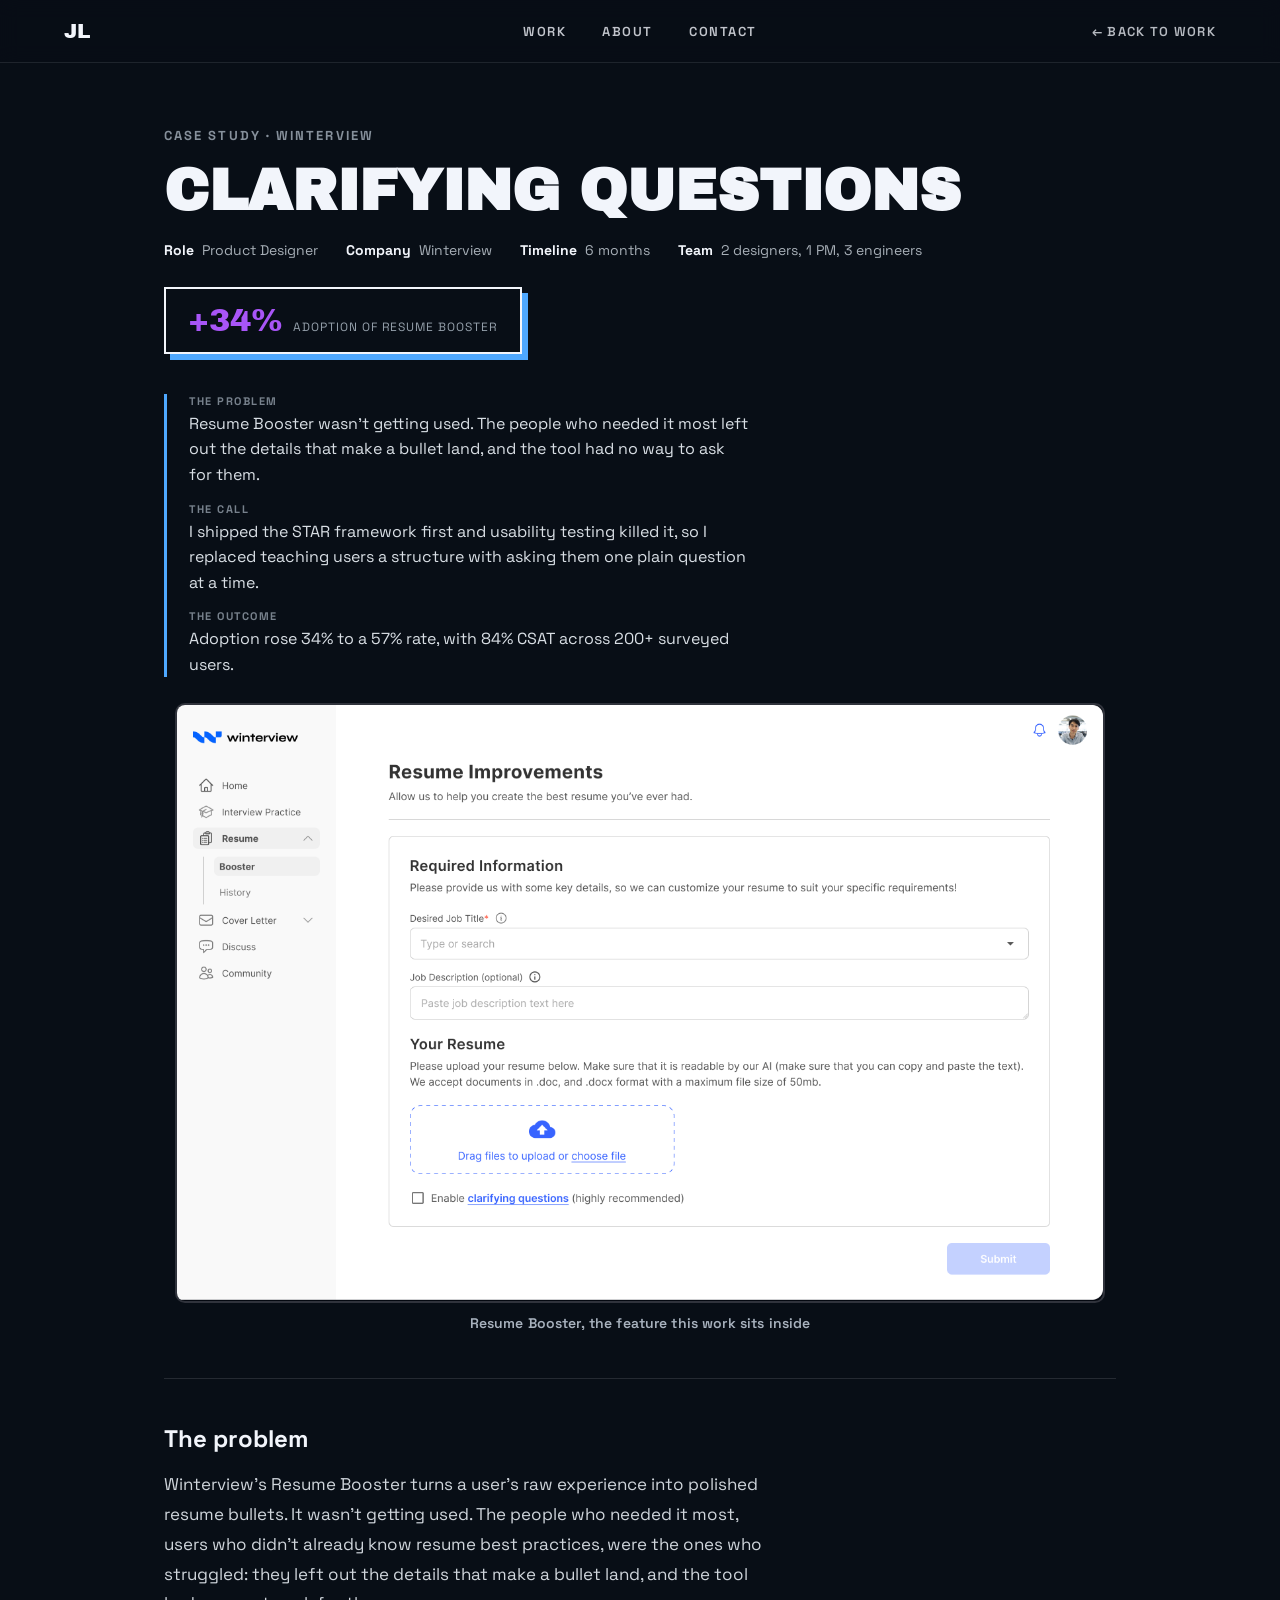
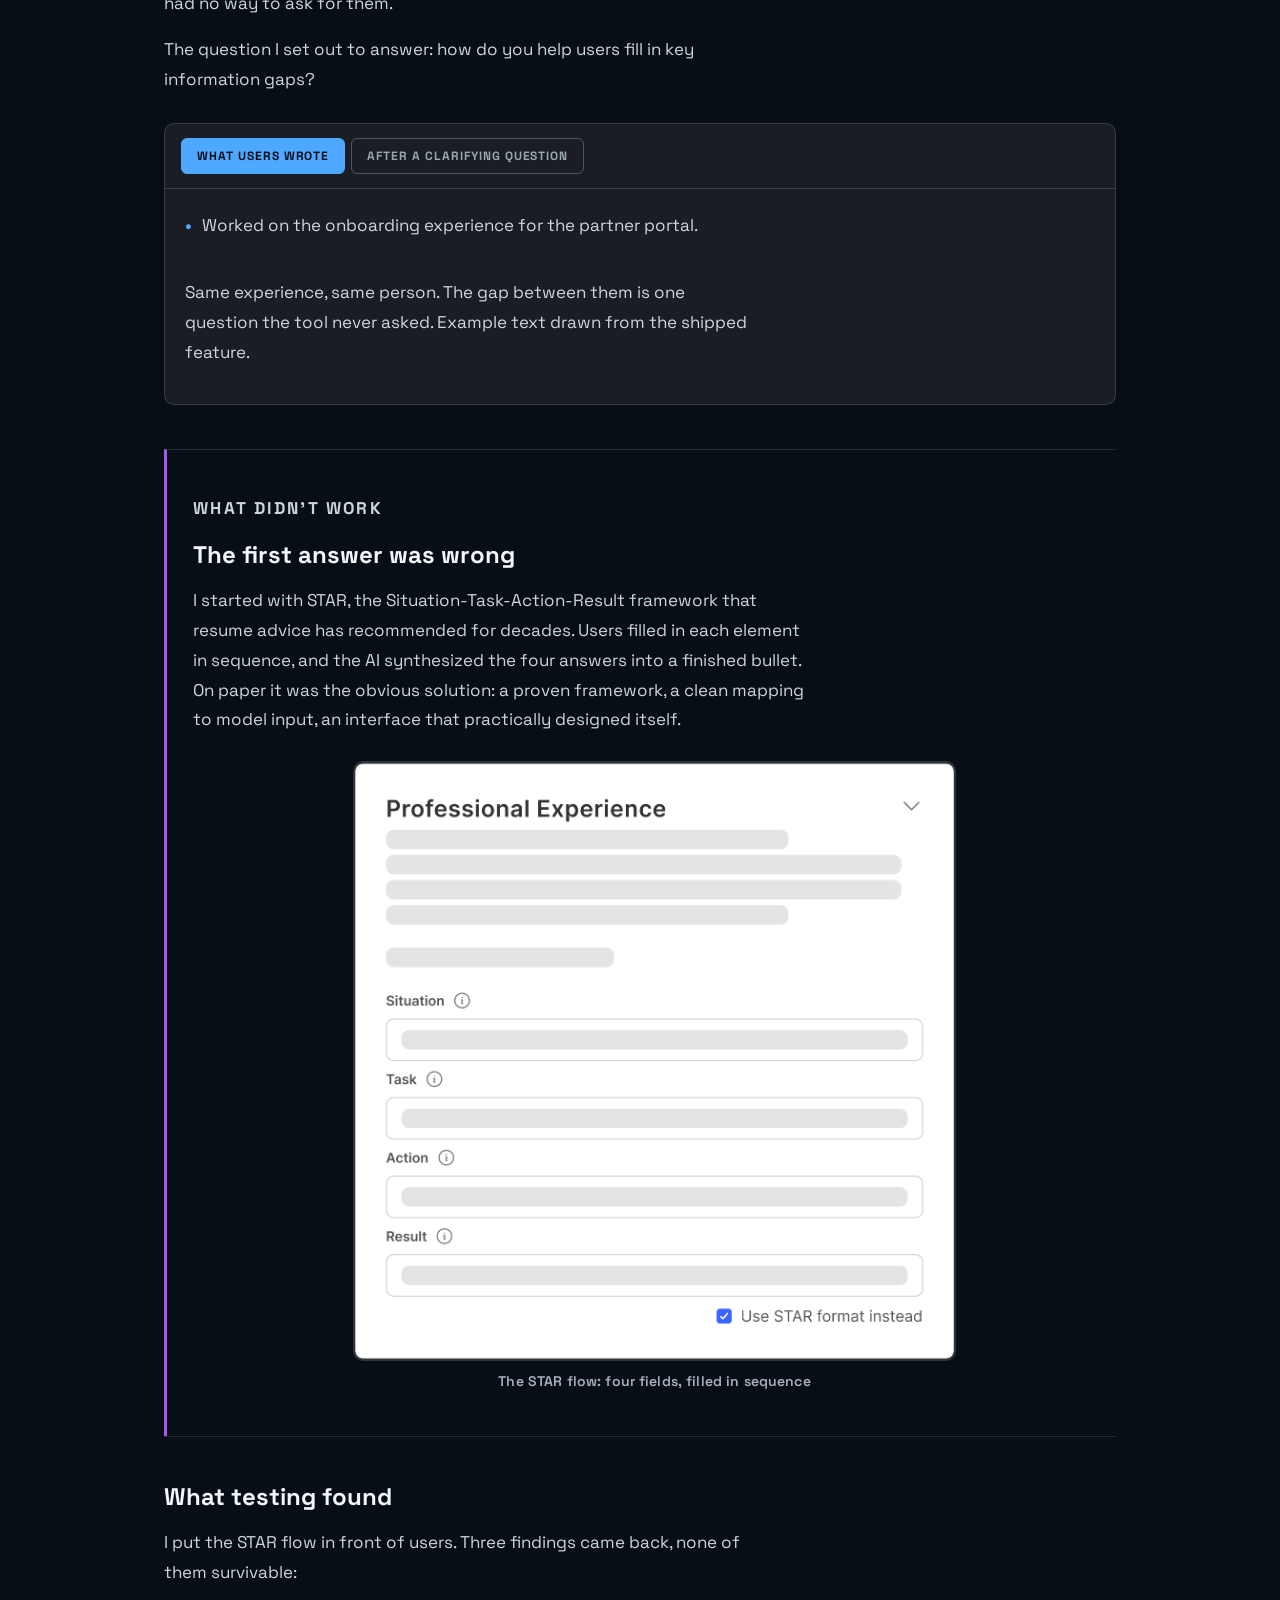
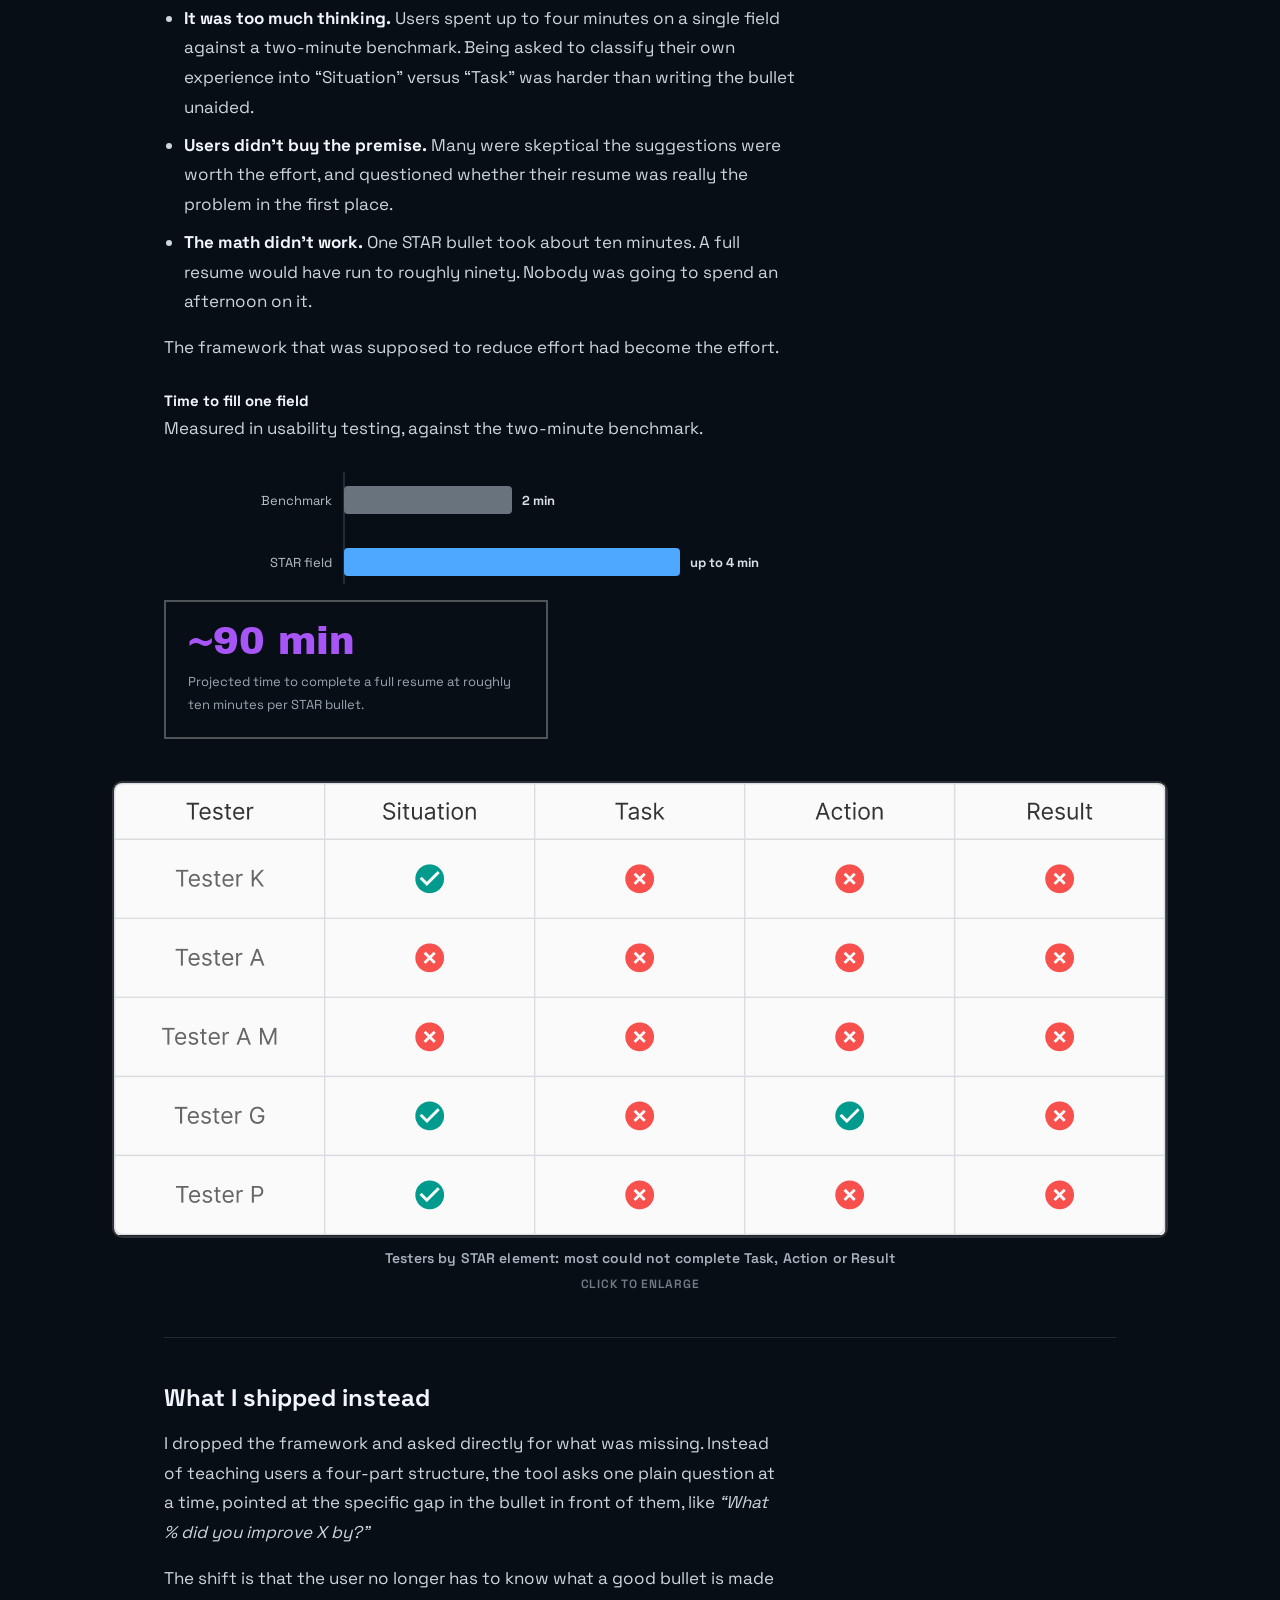
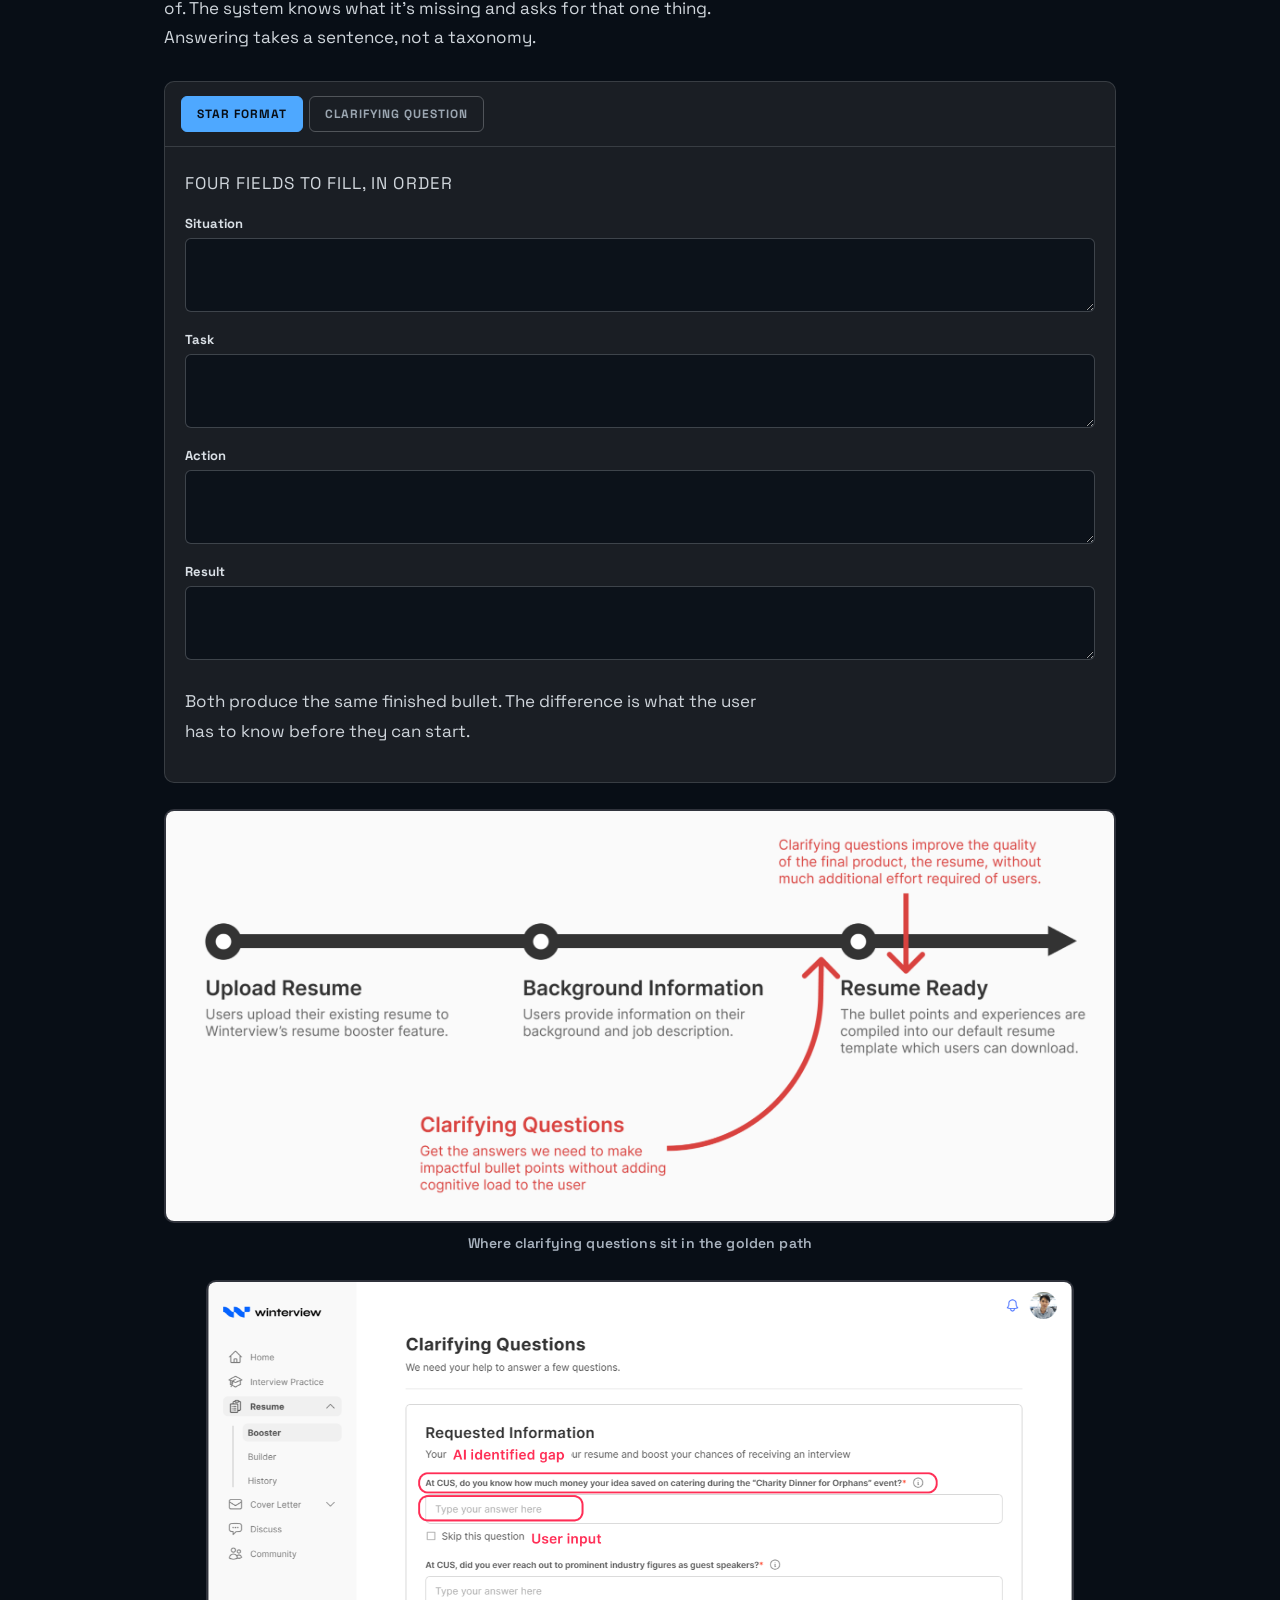
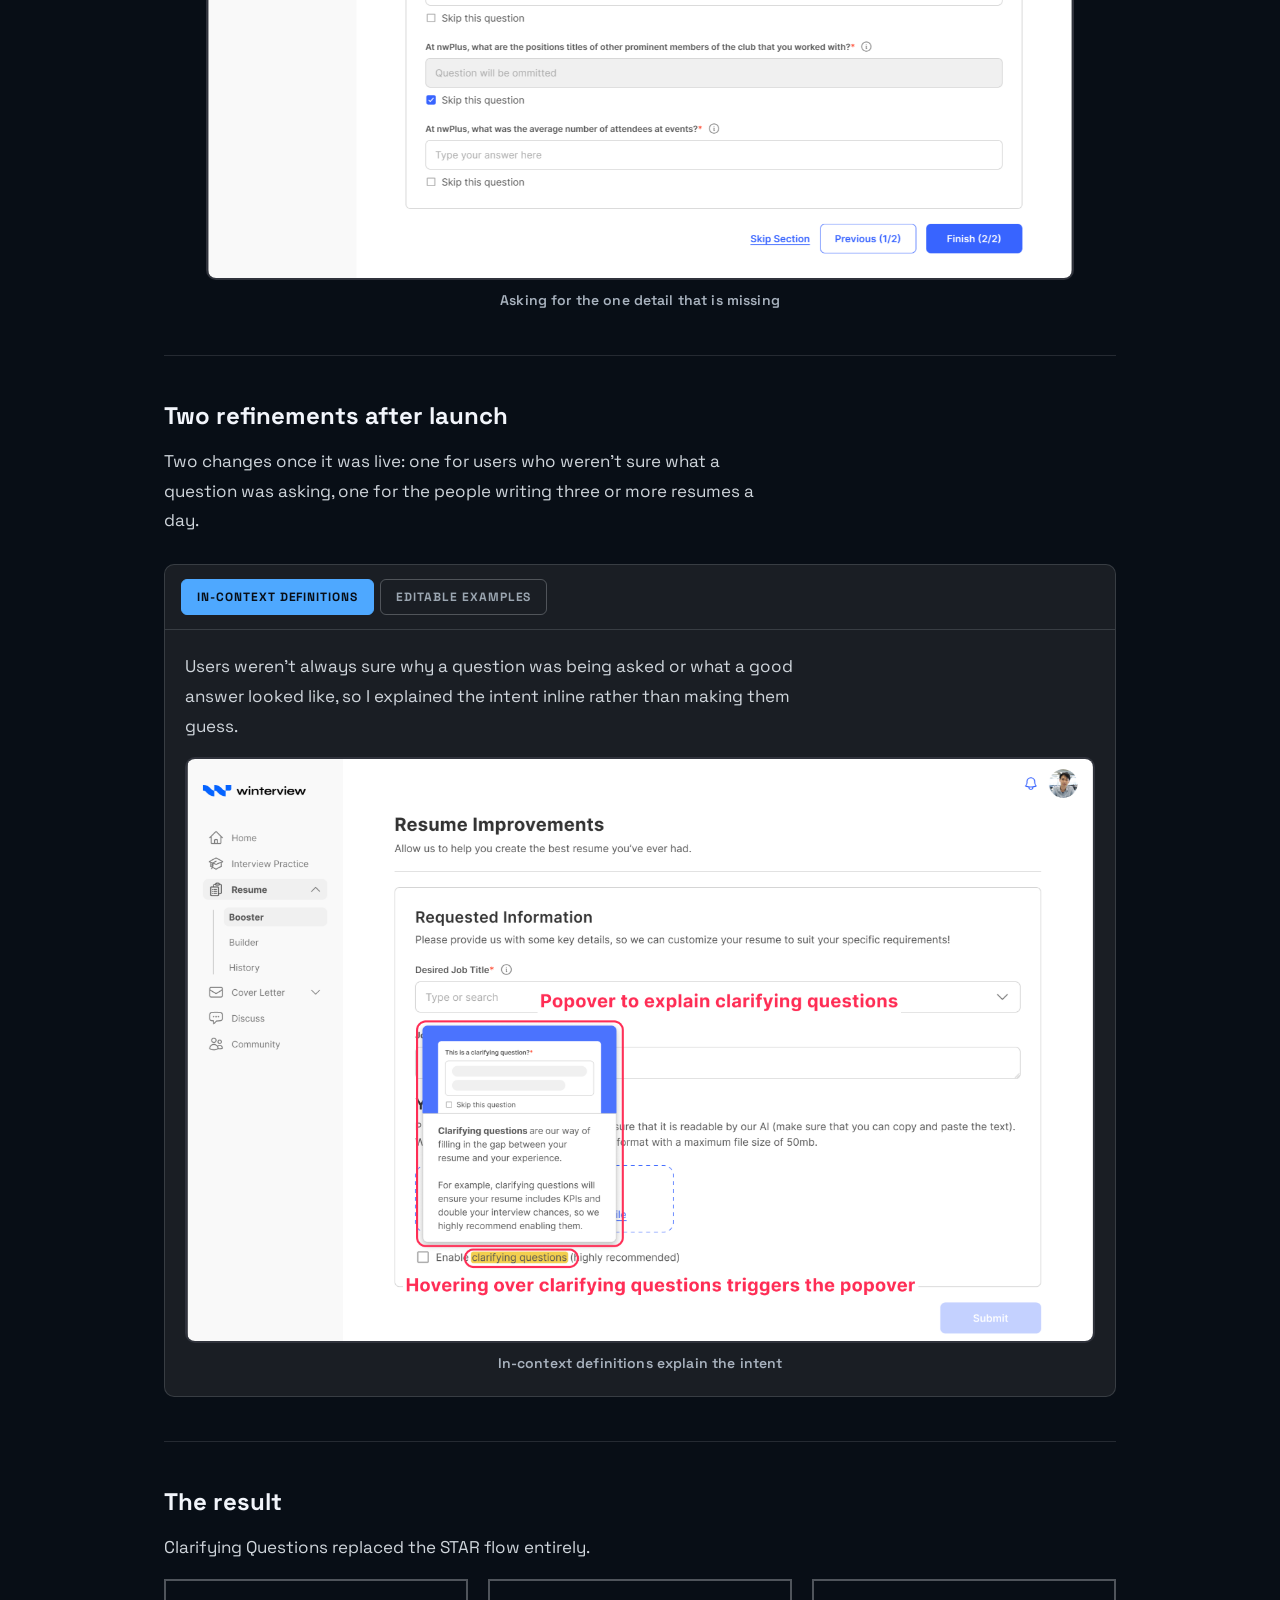
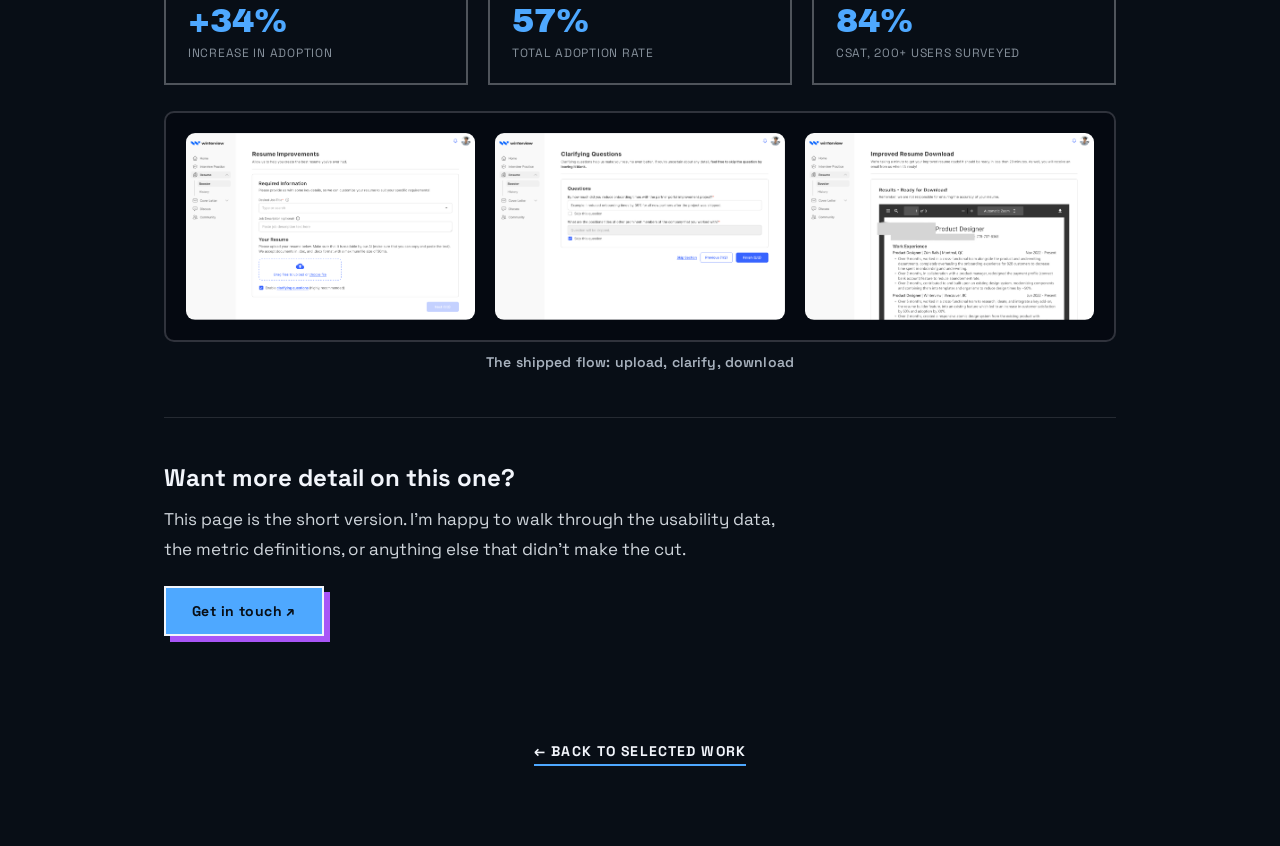
<file: work/winterview-clarifying-questions/index.html>
<!doctype html>
<html lang="en">
<head>
  <meta charset="utf-8">
  <meta name="viewport" content="width=device-width, initial-scale=1">
  <title>Clarifying Questions | Winterview | Jesse Li</title>
  <meta name="description" content="Case study: Clarifying Questions, the Resume Booster feature Jesse Li designed at Winterview after the first STAR-based approach failed usability testing. Adoption rose 34%.">
  <link rel="canonical" href="https://jesseli.design/work/winterview-clarifying-questions/">
  <meta property="og:title" content="Clarifying Questions | Winterview | Jesse Li">
  <meta property="og:description" content="Case study: Clarifying Questions, the Resume Booster feature Jesse Li designed at Winterview after the first STAR-based approach failed usability testing. Adoption rose 34%.">
  <meta property="og:image" content="https://jesseli.design/assets/media/winterview/hero-resume-feature.png">
  <meta property="og:url" content="https://jesseli.design/work/winterview-clarifying-questions/">
  <meta property="og:type" content="article">
  <meta name="twitter:card" content="summary_large_image">
  <link rel="icon" type="image/svg+xml" href="../../assets/favicon.svg">
  <link rel="preconnect" href="https://fonts.googleapis.com">
  <link href="https://fonts.googleapis.com/css2?family=Archivo+Black&family=Space+Grotesk:wght@400;500;600;700&display=swap" rel="stylesheet">
  <link rel="stylesheet" href="../../assets/css/base.css">
  <link rel="stylesheet" href="../../assets/css/case-study.css">
</head>
<body>
  <a class="skip" href="#main">Skip to content</a>
  <header class="nav">
    <div class="nav-inner">
      <a class="mark" href="../../index.html#top">JL</a>
      <nav class="navlinks">
        <a href="../../index.html#work">Work</a>
        <a href="../../index.html#about">About</a>
        <a href="../../index.html#contact">Contact</a>
      </nav>
      <a class="back" href="../../index.html#work">&larr; Back to work</a>
    </div>
  </header>

  <main class="wrap" id="main" tabindex="-1">
    <div class="head">
      <p class="head-eyebrow">Case Study &middot; Winterview</p>
      <h1 class="head-title display">Clarifying Questions</h1>
      <div class="head-meta"><span><strong>Role</strong> &nbsp;Product Designer</span><span><strong>Company</strong> &nbsp;Winterview</span><span><strong>Timeline</strong> &nbsp;6 months</span><span><strong>Team</strong> &nbsp;2 designers, 1 PM, 3 engineers</span></div>
      <div class="head-metric"><span class="num">+34%</span><span class="lbl">adoption of Resume Booster</span></div>
    </div>

    <dl class="tldr">
      <dt>The problem</dt>
      <dd>Resume Booster wasn&rsquo;t getting used. The people who needed it most left out the details that make a bullet land, and the tool had no way to ask for them.</dd>
      <dt>The call</dt>
      <dd>I shipped the STAR framework first and usability testing killed it, so I replaced teaching users a structure with asking them one plain question at a time.</dd>
      <dt>The outcome</dt>
      <dd>Adoption rose 34% to a 57% rate, with 84% CSAT across 200+ surveyed users.</dd>
    </dl>

      <figure class="shot">
        <img src="../../assets/media/winterview/hero-resume-feature.png" width="2800" height="1804" alt="The Winterview Resume Booster feature" loading="eager" decoding="async">
        <figcaption>Resume Booster, the feature this work sits inside</figcaption>
      </figure>

    <div class="section">
      <h2>The problem</h2>
      <p>Winterview's Resume Booster turns a user's raw experience into polished resume bullets. It wasn't getting used. The people who needed it most, users who didn't already know resume best practices, were the ones who struggled: they left out the details that make a bullet land, and the tool had no way to ask for them.</p>
      <p>The question I set out to answer: how do you help users fill in key information gaps?</p>

      <div class="swap">
        <input class="swap-radio" type="radio" name="prdemo" id="pr-raw" checked>
        <input class="swap-radio" type="radio" name="prdemo" id="pr-boost">
        <div class="swap-switch" role="group" aria-label="Compare a raw bullet with a boosted one">
          <label for="pr-raw">What users wrote</label>
          <label for="pr-boost">After a clarifying question</label>
        </div>
        <div class="swap-pane" data-pane="raw">
          <p class="mock-bullet">Worked on the onboarding experience for the partner portal.</p>
        </div>
        <div class="swap-pane" data-pane="boost">
          <p class="mock-bullet">Reduced onboarding time by 39% for all new partners by rebuilding the partner portal setup flow.</p>
        </div>
        <p class="swap-note">Same experience, same person. The gap between them is one question the tool never asked. Example text drawn from the shipped feature.</p>
      </div>
    </div>

    <div class="section wrong">
      <p class="wrong-label">What didn&rsquo;t work</p>
      <h2>The first answer was wrong</h2>
      <p>I started with STAR, the Situation-Task-Action-Result framework that resume advice has recommended for decades. Users filled in each element in sequence, and the AI synthesized the four answers into a finished bullet. On paper it was the obvious solution: a proven framework, a clean mapping to model input, an interface that practically designed itself.</p>
      <figure class="shot">
        <img src="../../assets/media/winterview/star-methodology.png" width="1255" height="1248" alt="The STAR flow, with separate fields for Situation, Task, Action and Result" loading="lazy" decoding="async">
        <figcaption>The STAR flow: four fields, filled in sequence</figcaption>
      </figure>
    </div>

    <div class="section">
      <h2>What testing found</h2>
      <p>I put the STAR flow in front of users. Three findings came back, none of them survivable:</p>
      <ul>
        <li><strong>It was too much thinking.</strong> Users spent up to four minutes on a single field against a two-minute benchmark. Being asked to classify their own experience into &ldquo;Situation&rdquo; versus &ldquo;Task&rdquo; was harder than writing the bullet unaided.</li>
        <li><strong>Users didn't buy the premise.</strong> Many were skeptical the suggestions were worth the effort, and questioned whether their resume was really the problem in the first place.</li>
        <li><strong>The math didn't work.</strong> One STAR bullet took about ten minutes. A full resume would have run to roughly ninety. Nobody was going to spend an afternoon on it.</li>
      </ul>
      <p>The framework that was supposed to reduce effort had become the effort.</p>
      <figure class="chart">
        <h3>Time to fill one field</h3>
        <p class="chart-sub">Measured in usability testing, against the two-minute benchmark.</p>
        <svg viewBox="0 0 640 140" role="img" aria-labelledby="wvcT wvcD">
          <title id="wvcT">Time to fill one field</title>
          <desc id="wvcD">The two-minute benchmark compared with up to four minutes measured for a single STAR field.</desc>
          <line x1="180" y1="12" x2="180" y2="124" stroke="oklch(0.97 0.008 255 / 0.25)" stroke-width="1"/>
          <g>
            <title>Benchmark: 2 minutes</title>
            <text x="168" y="45" text-anchor="end" font-size="13" fill="oklch(0.80 0.015 250)">Benchmark</text>
            <rect x="180" y="26" width="168" height="28" rx="4" fill="oklch(0.55 0.02 250)"/>
            <text x="358" y="45" font-size="13" font-weight="700" fill="oklch(0.90 0.01 250)">2 min</text>
          </g>
          <g>
            <title>STAR field, measured: up to 4 minutes</title>
            <text x="168" y="107" text-anchor="end" font-size="13" fill="oklch(0.80 0.015 250)">STAR field</text>
            <rect x="180" y="88" width="336" height="28" rx="4" fill="#4ea8ff"/>
            <text x="526" y="107" font-size="13" font-weight="700" fill="oklch(0.90 0.01 250)">up to 4 min</text>
          </g>
        </svg>
        <table class="visually-hidden">
          <caption>Time to fill one field</caption>
          <tbody>
            <tr><th scope="row">Benchmark</th><td>2 minutes</td></tr>
            <tr><th scope="row">STAR field, measured</th><td>up to 4 minutes</td></tr>
          </tbody>
        </table>
      </figure>
      <p class="stat-hero"><span class="num">~90 min</span><span class="lbl">Projected time to complete a full resume at roughly ten minutes per STAR bullet.</span></p>
      <figure class="shot shot--wide">
        <a class="shot-zoom" href="../../assets/media/winterview/usability-testing.png">
          <img src="../../assets/media/winterview/usability-testing.png" width="1052" height="453" alt="Usability testing findings for the STAR flow" loading="lazy" decoding="async">
        </a>
        <figcaption>Testers by STAR element: most could not complete Task, Action or Result<span class="shot-hint">Click to enlarge</span></figcaption>
      </figure>
    </div>

    <div class="section">
      <h2>What I shipped instead</h2>
      <p>I dropped the framework and asked directly for what was missing. Instead of teaching users a four-part structure, the tool asks one plain question at a time, pointed at the specific gap in the bullet in front of them, like <em>&ldquo;What % did you improve X by?&rdquo;</em></p>
      <p>The shift is that the user no longer has to know what a good bullet is made of. The system knows what it's missing and asks for that one thing. Answering takes a sentence, not a taxonomy.</p>

      <div class="swap">
        <input class="swap-radio" type="radio" name="wvdemo" id="wv-star" checked>
        <input class="swap-radio" type="radio" name="wvdemo" id="wv-cq">
        <div class="swap-switch" role="group" aria-label="Compare the two approaches">
          <label for="wv-star">STAR format</label>
          <label for="wv-cq">Clarifying question</label>
        </div>
        <div class="swap-pane" data-pane="star">
          <p class="mock-count">Four fields to fill, in order</p>
          <div class="mock-field"><label for="d-sit">Situation</label><textarea id="d-sit"></textarea></div>
          <div class="mock-field"><label for="d-task">Task</label><textarea id="d-task"></textarea></div>
          <div class="mock-field"><label for="d-act">Action</label><textarea id="d-act"></textarea></div>
          <div class="mock-field"><label for="d-res">Result</label><textarea id="d-res"></textarea></div>
        </div>
        <div class="swap-pane" data-pane="cq">
          <p class="mock-count">One question, answered in a sentence</p>
          <div class="mock-field"><label for="d-cq">By how much did you reduce onboarding times with the partner portal improvement project?</label><textarea id="d-cq"></textarea></div>
        </div>
        <p class="swap-note">Both produce the same finished bullet. The difference is what the user has to know before they can start.</p>
      </div>
      <figure class="shot">
        <img src="../../assets/media/winterview/golden-path.png" width="4096" height="1769" alt="The golden path a user takes through a clarifying question" loading="lazy" decoding="async">
        <figcaption>Where clarifying questions sit in the golden path</figcaption>
      </figure>
      <figure class="shot">
        <img src="../../assets/media/winterview/requested-information.png" width="1401" height="967" alt="A clarifying question asking for a specific missing detail" loading="lazy" decoding="async">
        <figcaption>Asking for the one detail that is missing</figcaption>
      </figure>
    </div>

    <div class="section">
      <h2>Two refinements after launch</h2>
      <p>Two changes once it was live: one for users who weren&rsquo;t sure what a question was asking, one for the people writing three or more resumes a day.</p>
      <div class="swap">
        <input class="swap-radio" type="radio" name="rfdemo" id="rf-def" checked>
        <input class="swap-radio" type="radio" name="rfdemo" id="rf-ex">
        <div class="swap-switch" role="group" aria-label="Compare the two refinements">
          <label for="rf-def">In-context definitions</label>
          <label for="rf-ex">Editable examples</label>
        </div>
        <div class="swap-pane" data-pane="def">
          <p class="swap-copy">Users weren't always sure why a question was being asked or what a good answer looked like, so I explained the intent inline rather than making them guess.</p>
      <figure class="shot">
        <img src="../../assets/media/winterview/hover-tooltip.png" width="1401" height="900" alt="A tooltip explaining why a clarifying question is being asked" decoding="async">
        <figcaption>In-context definitions explain the intent</figcaption>
      </figure>
        </div>
        <div class="swap-pane" data-pane="ex">
          <p class="swap-copy">Power users, the ones writing three or more resumes a day, didn't need to start from a blank field every time. Pre-filled examples they could edit down cut the repetition out of high-volume work.</p>
      <figure class="shot">
        <img src="../../assets/media/winterview/editable-placeholder.png" width="2800" height="1802" alt="An editable placeholder example inside a clarifying question field" decoding="async">
        <figcaption>Editable examples for high-volume users</figcaption>
      </figure>
        </div>
      </div>
    </div>

    <div class="section">
      <h2>The result</h2>
      <p>Clarifying Questions replaced the STAR flow entirely.</p>
      <div class="outcome-grid">
        <div class="outcome"><div class="num display">+34%</div><div class="lbl">increase in adoption</div></div>
        <div class="outcome"><div class="num display">57%</div><div class="lbl">total adoption rate</div></div>
        <div class="outcome"><div class="num display">84%</div><div class="lbl">CSAT, 200+ users surveyed</div></div>
      </div>
      <figure class="shot">
        <div class="shot-trio">
          <img src="../../assets/media/winterview/overview-resume-improvements.png" width="1290" height="833" alt="Resume Improvements: upload a resume and enable clarifying questions" loading="lazy" decoding="async">
          <img src="../../assets/media/winterview/overview-clarifying-questions.png" width="1290" height="833" alt="Clarifying Questions asking for a missing detail" loading="lazy" decoding="async">
          <img src="../../assets/media/winterview/overview-resume-download.png" width="1290" height="833" alt="Improved Resume Download with the finished resume ready" loading="lazy" decoding="async">
        </div>
        <figcaption>The shipped flow: upload, clarify, download</figcaption>
      </figure>
    </div>

    <div class="section cta-block">
      <h2>Want more detail on this one?</h2>
      <p>This page is the short version. I&rsquo;m happy to walk through the usability data, the metric definitions, or anything else that didn&rsquo;t make the cut.</p>
      <a class="cta-btn" href="mailto:jesse.tianhong.li@gmail.com">Get in touch &#8599;</a>
    </div>
  </main>

  <div class="footer-nav"><a href="../../index.html#work">&larr; Back to selected work</a></div>
  <script src="../../assets/js/enhance.js" defer></script>
</body>
</html>
</file>
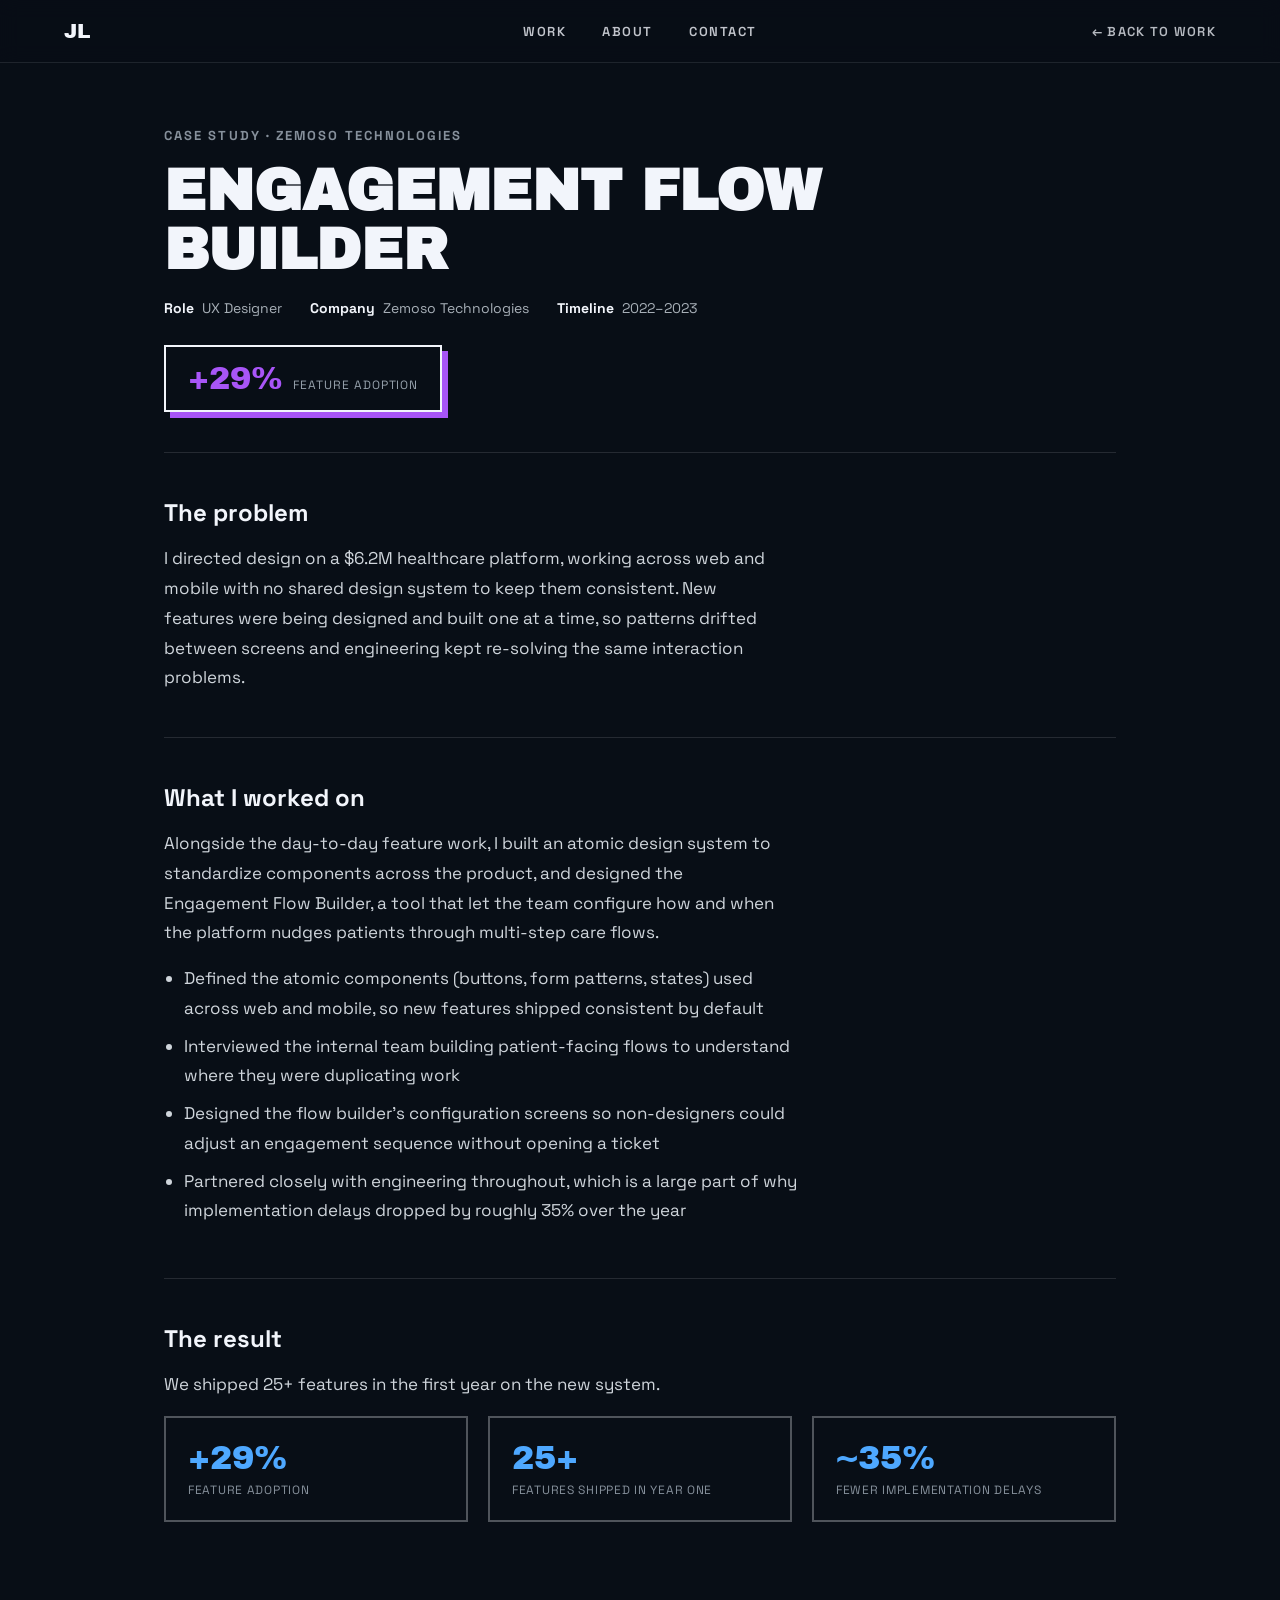
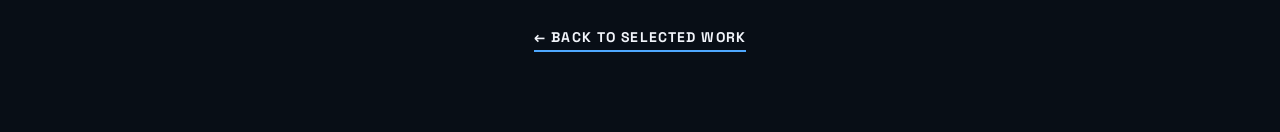
<file: work/zemoso-engagement-flow-builder/index.html>
<!doctype html>
<html lang="en">
<head>
  <meta charset="utf-8">
  <meta name="viewport" content="width=device-width, initial-scale=1">
  <title>Engagement Flow Builder | Zemoso | Jesse Li</title>
  <meta name="description" content="Case study: the design system and Engagement Flow Builder Jesse Li built at Zemoso Technologies for a $6.2M healthcare platform.">
  <meta name="robots" content="noindex">
  <link rel="canonical" href="https://jesseli.design/work/zemoso-engagement-flow-builder/">
  <meta property="og:title" content="Engagement Flow Builder | Zemoso | Jesse Li">
  <meta property="og:description" content="Case study: the design system and Engagement Flow Builder Jesse Li built at Zemoso Technologies for a $6.2M healthcare platform.">
  <meta property="og:image" content="https://jesseli.design/assets/media/toronto-poster.jpg">
  <meta property="og:url" content="https://jesseli.design/work/zemoso-engagement-flow-builder/">
  <meta property="og:type" content="article">
  <meta name="twitter:card" content="summary_large_image">
  <link rel="icon" type="image/svg+xml" href="../../assets/favicon.svg">
  <link rel="preconnect" href="https://fonts.googleapis.com">
  <link href="https://fonts.googleapis.com/css2?family=Archivo+Black&family=Space+Grotesk:wght@400;500;600;700&display=swap" rel="stylesheet">
  <link rel="stylesheet" href="../../assets/css/base.css">
  <link rel="stylesheet" href="../../assets/css/case-study.css">
  <style>:root { --case-accent: var(--accent2); }</style>
</head>
<body>
  <a class="skip" href="#main">Skip to content</a>
  <header class="nav">
    <div class="nav-inner">
      <a class="mark" href="../../index.html#top">JL</a>
      <nav class="navlinks">
        <a href="../../index.html#work">Work</a>
        <a href="../../index.html#about">About</a>
        <a href="../../index.html#contact">Contact</a>
      </nav>
      <a class="back" href="../../index.html#work">&larr; Back to work</a>
    </div>
  </header>

  <main class="wrap" id="main" tabindex="-1">
    <div class="head">
      <p class="head-eyebrow">Case Study &middot; Zemoso Technologies</p>
      <h1 class="head-title display">Engagement Flow Builder</h1>
      <div class="head-meta"><span><strong>Role</strong> &nbsp;UX Designer</span><span><strong>Company</strong> &nbsp;Zemoso Technologies</span><span><strong>Timeline</strong> &nbsp;2022&ndash;2023</span></div>
      <div class="head-metric"><span class="num">+29%</span><span class="lbl">feature adoption</span></div>
    </div>

    <div class="section">
      <h2>The problem</h2>
      <p>I directed design on a $6.2M healthcare platform, working across web and mobile with no shared design system to keep them consistent. New features were being designed and built one at a time, so patterns drifted between screens and engineering kept re-solving the same interaction problems.</p>
    </div>

    <div class="section">
      <h2>What I worked on</h2>
      <p>Alongside the day-to-day feature work, I built an atomic design system to standardize components across the product, and designed the Engagement Flow Builder, a tool that let the team configure how and when the platform nudges patients through multi-step care flows.</p>
      <ul>
        <li>Defined the atomic components (buttons, form patterns, states) used across web and mobile, so new features shipped consistent by default</li>
        <li>Interviewed the internal team building patient-facing flows to understand where they were duplicating work</li>
        <li>Designed the flow builder's configuration screens so non-designers could adjust an engagement sequence without opening a ticket</li>
        <li>Partnered closely with engineering throughout, which is a large part of why implementation delays dropped by roughly 35% over the year</li>
      </ul>
    </div>

    <div class="section">
      <h2>The result</h2>
      <p>We shipped 25+ features in the first year on the new system.</p>
      <div class="outcome-grid">
        <div class="outcome"><div class="num display">+29%</div><div class="lbl">feature adoption</div></div>
        <div class="outcome"><div class="num display">25+</div><div class="lbl">features shipped in year one</div></div>
        <div class="outcome"><div class="num display">~35%</div><div class="lbl">fewer implementation delays</div></div>
      </div>
    </div>
  </main>

  <div class="footer-nav"><a href="../../index.html#work">&larr; Back to selected work</a></div>
</body>
</html>
</file>
<file: assets/css/base.css>
/* Shared across every page: reset, base typography, color tokens. */

* { box-sizing: border-box; }

:root {
  --accent1: #4ea8ff;
  --accent2: #a855f7;
  /* Reading measure. Space Grotesk averages ~8.3px per glyph at 17px while the
     ch unit is the 10.9px "0", so 78ch was rendering ~103 characters per line.
     56ch lands around 74 - inside the comfortable 45-75 range. */
  --measure: 56ch;
}

body {
  margin: 0;
  background: oklch(0.16 0.02 255);
  color: oklch(0.97 0.008 255);
  font-family: 'Space Grotesk', system-ui, sans-serif;
  -webkit-font-smoothing: antialiased;
}

a { color: inherit; text-decoration: none; }

.display { font-family: 'Archivo Black', 'Arial Black', sans-serif; text-transform: uppercase; }

/* ---------- nav: shared by the home page and every case-study page ---------- */
.nav {
  position: sticky; top: 0; z-index: 50;
  padding: 20px clamp(20px, 5vw, 64px);
  background: oklch(0.16 0.02 255 / 0.7);
  backdrop-filter: blur(10px);
  border-bottom: 1px solid oklch(0.97 0.008 255 / 0.1);
}
.nav-inner {
  max-width: 1440px; margin: 0 auto;
  /* Three equal-weight slots so the centre group is optically centred on the page,
     rather than pushed off-centre by whatever sits on the left and right. */
  display: grid; grid-template-columns: 1fr auto 1fr; align-items: center;
  gap: clamp(16px, 3vw, 36px);
}
.nav-inner > :first-child { justify-self: start; }
.nav-inner > :last-child  { justify-self: end; }
.mark {
  font-family: 'Archivo Black', sans-serif;
  font-size: 20px; letter-spacing: 0.02em;
}
.navlinks { display: flex; gap: clamp(16px, 3vw, 36px); }
.navlinks a {
  font-size: 13px; font-weight: 600; letter-spacing: 0.12em; text-transform: uppercase;
  opacity: 0.8; transition: opacity 0.2s, color 0.2s;
}
.navlinks a:hover { opacity: 1; color: var(--accent1); }
.back {
  font-size: 13px; font-weight: 600; letter-spacing: 0.1em; text-transform: uppercase;
  opacity: 0.75; transition: opacity 0.2s, color 0.2s; white-space: nowrap;
}
.back:hover { opacity: 1; color: var(--accent1); }

/* Narrow screens: the three-slot grid has no room, so wrap the nav into a
   centred row instead of squeezing the columns. */
@media (max-width: 640px) {
  .nav-inner { display: flex; flex-wrap: wrap; justify-content: center; gap: 10px 18px; }
  .nav-inner > :first-child, .nav-inner > :last-child { justify-self: auto; }
}

/* Text available to screen readers but not shown: used where an icon carries the
   meaning on its own. */
.visually-hidden {
  position: absolute; width: 1px; height: 1px; padding: 0; margin: -1px;
  overflow: hidden; clip: rect(0, 0, 0, 0); white-space: nowrap; border: 0;
}

/* ---------- keyboard focus ---------- */
/* Without a visible ring, keyboard users cannot tell where they are (WCAG 2.4.7).
   :focus-visible keeps it off for mouse clicks. */
a:focus-visible,
label:focus-visible,
button:focus-visible,
[tabindex]:focus-visible {
  outline: 2px solid var(--accent1);
  outline-offset: 3px;
}
/* Skip-link targets receive focus programmatically and shouldn't show a ring. */
#top:focus, #main:focus { outline: none; }

/* ---------- skip link ---------- */
/* Same clip technique as .visually-hidden, rather than left:-9999px, which
   breaks in RTL and is otherwise the only hidden-content idiom on the site not
   already shared. */
.skip {
  position: absolute; width: 1px; height: 1px; padding: 0; margin: -1px;
  overflow: hidden; clip: rect(0, 0, 0, 0); white-space: nowrap; border: 0;
  z-index: 100;
}
.skip:focus {
  width: auto; height: auto; margin: 0; overflow: visible; clip: auto; white-space: normal;
  position: absolute; left: 12px; top: 12px; padding: 10px 16px;
  background: var(--accent1); color: oklch(0.16 0.02 255);
  font-size: 13px; font-weight: 700; letter-spacing: 0.08em; text-transform: uppercase;
}

/* ---------- reduced motion ---------- */
/* Site-wide. The home page additionally offers a manual toggle. */
@media (prefers-reduced-motion: reduce) {
  *, *::before, *::after {
    animation-duration: 0.01ms !important;
    animation-delay: 0s !important;
    animation-iteration-count: 1 !important;
    transition-duration: 0.01ms !important;
    scroll-behavior: auto !important;
    /* fall off any scroll timeline, so the collapsed duration above applies */
    animation-timeline: auto !important;
  }
  /* and hold the page still across navigations */
  ::view-transition-group(*),
  ::view-transition-old(*),
  ::view-transition-new(*) { animation: none !important; }
}

/* Shown only on paper (the portfolio URL on the résumé). */
.print-only { display: none; }

/* ---------- 404 ---------- */
.notfound { max-width: 720px; margin: 0 auto; padding: clamp(70px, 16vh, 160px) clamp(20px, 5vw, 64px); text-align: center; }
.notfound .notfound-code { font-size: clamp(4rem, 18vw, 9rem); line-height: 1; margin: 0 0 14px; color: var(--accent1); }
.notfound h1 { font-size: clamp(1.4rem, 4vw, 2rem); margin: 0 0 16px; }
.notfound p { font-size: 17px; line-height: 1.7; color: oklch(0.82 0.015 250); margin: 0 auto 32px; max-width: 46ch; }
.notfound-links { display: flex; flex-wrap: wrap; gap: 14px; justify-content: center; }
.notfound-links a {
  font-size: 13px; font-weight: 700; letter-spacing: 0.08em; text-transform: uppercase;
  border: 2px solid oklch(0.97 0.008 255); padding: 12px 20px;
}
.notfound-links a:hover { border-color: var(--accent1); color: var(--accent1); }

/* ---------- cross-document view transitions ---------- */
/* Opts every page in. Browsers without support just navigate normally. */
@view-transition { navigation: auto; }
</file>
<file: assets/css/home.css>
/* Home page only. */

.page { position: relative; overflow-x: clip; }

.motion-toggle-input {
  position: absolute; width: 1px; height: 1px; padding: 0; margin: -1px;
  overflow: hidden; clip: rect(0, 0, 0, 0); white-space: nowrap; border: 0;
}
.motion-toggle {
  display: flex; align-items: center; gap: 8px;
  background: transparent; border: 1px solid oklch(0.97 0.008 255 / 0.3);
  border-radius: 999px; padding: 7px 14px 7px 10px; cursor: pointer;
  font-family: 'Space Grotesk', sans-serif; font-size: 11px; font-weight: 600;
  letter-spacing: 0.1em; text-transform: uppercase; color: oklch(0.9 0.008 255);
  transition: border-color 0.2s, background 0.2s; user-select: none;
}
.motion-toggle:hover { border-color: var(--accent1); }
.motion-toggle-dot {
  width: 8px; height: 8px; border-radius: 50%; background: oklch(0.6 0.02 250); flex-shrink: 0;
  transition: background 0.2s;
}
.motion-toggle-label-on { display: none; }
.motion-toggle-input:checked ~ .page-body .motion-toggle {
  border-color: var(--accent1); background: oklch(0.97 0.008 255 / 0.06);
}
.motion-toggle-input:checked ~ .page-body .motion-toggle .motion-toggle-dot { background: var(--accent1); }
.motion-toggle-input:checked ~ .page-body .motion-toggle-label-off { display: none; }
.motion-toggle-input:checked ~ .page-body .motion-toggle-label-on { display: inline; }
.motion-toggle-input:focus-visible ~ .page-body .motion-toggle { outline: 2px solid var(--accent1); outline-offset: 2px; }

/* Kill every animation/transition on the page instantly, either because the visitor's
   OS asks for reduced motion, or because they've flipped the toggle above. */
.motion-toggle-input:checked ~ .page-body,
.motion-toggle-input:checked ~ .page-body * {
  animation-duration: 0.01ms !important;
  animation-delay: 0s !important;
  animation-iteration-count: 1 !important;
  transition-duration: 0.01ms !important;
  scroll-behavior: auto !important;
  animation-timeline: auto !important;
}

/* ---------- hero ---------- */
.hero {
  position: relative;
  min-height: 82vh;
  display: flex; flex-direction: column; justify-content: center;
  padding: 80px 0 60px;
  overflow: hidden;
}
.hero-inner {
  position: relative; z-index: 2;
  max-width: 1440px; margin: 0 auto; width: 100%;
  padding: 0 clamp(20px, 5vw, 64px);
}
.hero-skyline {
  position: absolute; inset: -20px; z-index: 0; overflow: hidden;
  filter: blur(6px) saturate(1.1);
  /* the video's own poster, so hiding the video still leaves the skyline */
  background: url(../media/toronto-poster.jpg) center 65% / cover no-repeat;
}
.hero-skyline video {
  position: absolute; inset: 0; width: 100%; height: 100%;
  object-fit: cover; object-position: center 65%; display: block;
}
.hero-cloud {
  position: absolute; border-radius: 50%; pointer-events: none;
  background: radial-gradient(ellipse at center, oklch(0.97 0.01 255 / 0.6), oklch(0.97 0.01 255 / 0) 70%);
}
.cloud-1 { width: 380px; height: 130px; top: 6%; left: -8%; animation: driftCloud 46s ease-in-out infinite; }
.cloud-2 { width: 280px; height: 100px; top: 16%; left: 34%; animation: driftCloud 60s ease-in-out infinite reverse; animation-delay: -12s; }
.cloud-3 { width: 320px; height: 110px; top: 3%; left: 62%; animation: driftCloud 52s ease-in-out infinite; animation-delay: -24s; }
.cloud-4 { width: 220px; height: 80px; top: 24%; left: 82%; animation: driftCloud 38s ease-in-out infinite reverse; animation-delay: -6s; }
@keyframes driftCloud { 0%, 100% { transform: translateX(-30px); } 50% { transform: translateX(50px); } }
.hero-overlay {
  position: absolute; inset: 0; z-index: 1;
  background: linear-gradient(180deg, oklch(0.16 0.02 255 / 0.5) 0%, oklch(0.16 0.02 255 / 0.7) 55%, oklch(0.16 0.02 255 / 0.96) 100%);
}
.hero-loc {
  display: flex; align-items: center; gap: 8px; margin: 0 0 16px;
  color: oklch(0.94 0.01 255); opacity: 0.9;
  filter: drop-shadow(0 1px 5px oklch(0.16 0.02 255 / 0.4));
}
.hero-loc-pin { flex-shrink: 0; }
.hero-loc-city {
  font-size: 13px; font-weight: 700; letter-spacing: 0.14em; text-transform: uppercase;
}

.eyebrow {
  font-size: 13px; font-weight: 600; letter-spacing: 0.2em; text-transform: uppercase;
  color: oklch(0.7 0.03 250); margin: 0 0 20px; position: relative; z-index: 2;
}
.hero-title {
  margin: 0; line-height: 0.86; letter-spacing: -0.01em;
  font-size: clamp(2.2rem, 12vw, 9.5rem);
  white-space: nowrap;
  position: relative; z-index: 2;
  font-family: 'Archivo', sans-serif; font-weight: 700;
}
.letter {
  display: inline-block; opacity: 0;
  animation: letterIn 0.7s cubic-bezier(.16,1,.3,1) both;
}
@keyframes letterIn {
  from { opacity: 0; transform: translateY(0.5em) rotate(-6deg); }
  to { opacity: 1; transform: none; }
}
.hero-sub {
  max-width: 620px; margin: 28px 0 0; font-size: clamp(1rem, 1.6vw, 1.25rem);
  line-height: 1.5; color: oklch(0.85 0.015 250); position: relative; z-index: 2;
}
.hero-cta { display: flex; flex-wrap: wrap; gap: 16px; margin-top: 40px; position: relative; z-index: 2; }
.btn {
  display: inline-flex; align-items: center; gap: 6px;
  padding: 14px 26px; font-weight: 700; font-size: 14px; letter-spacing: 0.03em;
  border: 2px solid oklch(0.97 0.008 255);
  transition: transform 0.2s ease, box-shadow 0.2s ease;
}
.btn-primary { background: var(--accent1); color: oklch(0.16 0.02 255); box-shadow: 6px 6px 0 var(--accent2); }
.btn-primary:hover { transform: translate(-3px, -3px); box-shadow: 9px 9px 0 var(--accent2); }
.btn-ghost { background: transparent; box-shadow: 6px 6px 0 var(--accent1); }
.btn-ghost:hover { transform: translate(-3px, -3px); box-shadow: 9px 9px 0 var(--accent1); }

/* ---------- marquee ---------- */
.marquee-strip {
  background: var(--accent1);
  overflow: hidden; padding: 16px 0; margin: 8px 0;
}
.marquee-track {
  display: flex; width: max-content; gap: 40px;
  animation: marqueeScroll 33s linear infinite;
}
@keyframes marqueeScroll { from { transform: translateX(0); } to { transform: translateX(-50%); } }
.marquee-item {
  font-family: 'Archivo Black', sans-serif; font-size: clamp(1rem, 2.2vw, 1.6rem);
  color: oklch(0.16 0.02 255); white-space: nowrap; display: flex; align-items: center; gap: 40px;
}
.marquee-item::after { content: '\2726'; font-size: 0.7em; opacity: 0.6; }

/* ---------- reveal ---------- */
@keyframes reveal { from { opacity: 0; transform: translateY(28px); } to { opacity: 1; transform: none; } }
.section-title, .work-card, .about-quote, .about-body, .stat {
  animation: reveal 0.7s cubic-bezier(.16,1,.3,1) both;
}
.work-card:nth-child(1) { animation-delay: 0s; }
.work-card:nth-child(2) { animation-delay: 0.12s; }
.work-card:nth-child(3) { animation-delay: 0.24s; }
.stat:nth-of-type(1) { animation-delay: 0s; }
.stat:nth-of-type(2) { animation-delay: 0.08s; }
.stat:nth-of-type(3) { animation-delay: 0.16s; }
.stat:nth-of-type(4) { animation-delay: 0.24s; }

/* ---------- work ---------- */
.work { padding: 140px clamp(20px, 5vw, 64px) 100px; max-width: 1440px; margin: 0 auto; }
.section-title {
  font-size: clamp(2.2rem, 6vw, 4.2rem); line-height: 0.95; margin: 0 0 64px;
}
.work-grid {
  display: grid; grid-template-columns: repeat(auto-fit, minmax(280px, 1fr)); gap: 24px;
}
.work-card {
  border: 3px solid oklch(0.97 0.008 255); background: oklch(0.19 0.02 255);
  padding: 28px; display: flex; flex-direction: column; gap: 10px;
  box-shadow: 8px 8px 0 var(--accent1);
  transition: transform 0.25s ease, box-shadow 0.25s ease;
}
.work-card:hover { transform: translate(-5px, -5px); box-shadow: 13px 13px 0 var(--accent2); }
.work-title { margin: 8px 0 0; font-size: 1.35rem; font-weight: 700; }
.work-company { margin: 0; font-size: 12px; letter-spacing: 0.1em; text-transform: uppercase; color: oklch(0.62 0.02 250); }
.work-desc { margin: 6px 0 0; font-size: 15px; line-height: 1.55; color: oklch(0.85 0.01 250); flex-grow: 1; }
.work-metriclabel { margin: 0; font-size: 12px; letter-spacing: 0.08em; text-transform: uppercase; color: oklch(0.62 0.02 250); }
.work-metric-inline { font-family: 'Archivo Black', sans-serif; letter-spacing: 0; text-transform: none; font-size: 14px; color: var(--accent2); margin-right: 4px; }
.work-read { margin-top: 4px; font-size: 13px; font-weight: 700; color: var(--accent1); }

/* ---------- work preview (flow animation placeholder) ---------- */
.work-preview {
  position: relative; aspect-ratio: 16 / 9; margin: -28px -28px 20px;
  border-bottom: 2px solid oklch(0.97 0.008 255 / 0.3);
  background: oklch(0.14 0.02 255);
  display: flex; align-items: center; padding: 0 22px; overflow: hidden;
}
.wp-tag {
  position: absolute; top: 10px; left: 10px; font-size: 10px; font-weight: 700;
  letter-spacing: 0.14em; text-transform: uppercase; color: oklch(0.6 0.02 250);
}
.wp-line { position: absolute; left: 14%; right: 14%; top: 50%; height: 2px; background: oklch(0.97 0.008 255 / 0.18); }
.wp-nodes { position: relative; width: 100%; display: flex; justify-content: space-between; z-index: 1; }
.wp-node {
  width: 11px; height: 11px; border-radius: 50%; background: oklch(0.97 0.008 255 / 0.35);
  animation: wpPulse 2.6s ease-in-out infinite;
}
.wp-node:nth-child(1) { animation-delay: 0s; }
.wp-node:nth-child(2) { animation-delay: 0.5s; }
.wp-node:nth-child(3) { animation-delay: 1s; }
@keyframes wpPulse { 0%, 100% { transform: scale(1); opacity: 0.5; } 50% { transform: scale(1.35); opacity: 1; } }
.wp-traveler {
  position: absolute; top: 50%; left: 14%; width: 14px; height: 14px; margin: -7px 0 0 -7px;
  border-radius: 50%; background: var(--accent1); box-shadow: 0 0 14px var(--accent1);
  animation: wpTravel 3.6s cubic-bezier(.65,0,.35,1) infinite;
}
.work-card-inert .wp-traveler { background: var(--accent2); box-shadow: 0 0 14px var(--accent2); }
@keyframes wpTravel {
  0% { left: 14%; }
  42% { left: 50%; }
  50% { left: 50%; }
  92% { left: 86%; }
  100% { left: 14%; }
}

/* ---------- stats ---------- */
.stats {
  display: grid; grid-template-columns: repeat(auto-fit, minmax(180px, 1fr));
  border-top: 2px solid oklch(0.97 0.008 255 / 0.15);
  border-bottom: 2px solid oklch(0.97 0.008 255 / 0.15);
  max-width: 1440px; margin: 0 auto; padding: 0 clamp(20px, 5vw, 64px);
}
.stat {
  padding: 44px 20px; text-align: center; border-left: 1px solid oklch(0.97 0.008 255 / 0.12);
}
.stat:first-of-type { border-left: none; }
.stat-value { font-family: 'Archivo Black', sans-serif; font-size: clamp(2rem, 4.5vw, 3.2rem); color: var(--accent1); }
.stat-label { margin-top: 6px; font-size: 12px; letter-spacing: 0.06em; text-transform: uppercase; color: oklch(0.65 0.02 250); }

/* ---------- about ---------- */
.about {
  padding: 140px clamp(20px, 5vw, 64px);
  max-width: 1440px; margin: 0 auto;
  display: grid; grid-template-columns: 1fr 1.15fr; gap: 60px; align-items: start;
}
@media (max-width: 640px) {
  .about { grid-template-columns: 1fr; gap: 32px; padding: 80px 24px; }
}
.about-quote p {
  font-family: 'Archivo Black', sans-serif; font-size: clamp(2rem, 4.5vw, 3.4rem);
  line-height: 1.04; margin: 0; color: var(--accent1);
}
.about-body p { font-size: 17px; line-height: 1.7; color: oklch(0.87 0.01 250); margin: 0 0 20px; }
.about-badge {
  display: inline-block; margin-top: 12px; padding: 10px 18px;
  border: 2px dashed oklch(0.97 0.008 255 / 0.5);
  font-size: 12px; font-weight: 700; letter-spacing: 0.1em;
}

/* ---------- contact ---------- */
.contact {
  background: oklch(0.12 0.02 255);
  padding: 120px 0 60px;
  border-top: 3px solid oklch(0.97 0.008 255);
}
.contact-inner { max-width: 1440px; margin: 0 auto; padding: 0 clamp(20px, 5vw, 64px); }
.contact-title {
  font-size: clamp(2.6rem, 8vw, 6rem); line-height: 0.92; margin: 0 0 48px; color: oklch(0.97 0.008 255);
}
.contact-links { display: flex; flex-wrap: wrap; gap: 28px 40px; margin-bottom: 60px; }
.contact-links a {
  font-size: clamp(1rem, 2vw, 1.3rem); font-weight: 700; border-bottom: 2px solid var(--accent1);
  padding-bottom: 4px; transition: color 0.2s;
}
.contact-links a:hover { color: var(--accent1); }
.copyright { font-size: 13px; color: oklch(0.65 0.02 250); margin: 0; display: flex; align-items: center; gap: 10px; }
.transit-dots { display: inline-flex; gap: 5px; }
.transit-dots .dot { width: 7px; height: 7px; border-radius: 50%; display: inline-block; }
.transit-dots .dot-1 { background: #f7c02d; }
.transit-dots .dot-2 { background: #2e8540; }
.transit-dots .dot-4 { background: #92278f; }

/* A work card with no case study behind it yet: still reads as part of the set,
   but is visibly inert - no lift, no hover, no "read more" affordance. */
.work-card-inert { box-shadow: 8px 8px 0 oklch(0.45 0.015 250); border-color: oklch(0.72 0.015 250); }
.work-card-inert:hover { transform: none; box-shadow: 8px 8px 0 oklch(0.45 0.015 250); }
.work-card-inert .work-preview { opacity: 0.5; }
.work-read-soon { margin-top: 4px; display: inline-flex; align-items: center; color: oklch(0.62 0.02 250); }

/* ---------- work card previews: real screenshots ---------- */
/* Cards with a screenshot drop the flex/padding used by the animated placeholder
   so the image can bleed to the card edges. */
.work-preview.has-shot { display: block; padding: 0; }
.work-preview img { display: block; width: 100%; height: 100%; object-fit: cover; }

/* ---------- work card previews: looping screen-flow filmstrip ---------- */
/* Each project's real screens, laid end to end. Dyne's track holds two copies
   of one wide composite back to back, so travelling one image-width (-50% of
   the track) loops seamlessly. Winterview instead uses separate per-screen
   files (cropped from that same original composite - easier to keep each
   screen legible and to redact text in just one of them) plus a trailing
   duplicate of its first image, so 4 equal flex items loop at -75% (3/4 of
   the track), landing back on a copy of the true first frame with no jump.
   Motion reads as someone clicking through the flow, not a conveyor belt:
   settle on a screen, then snap to the next with an eased step. */
/* Inset slightly so each project's brand tint reads as a backdrop the real
   screens sit on, instead of bleeding to the card edge like the plain shots do. */
.work-preview.has-shot.work-flow { padding: 16px; container-type: inline-size; }
.work-flow-winterview { background: oklch(0.53 0.12 258); }
.work-flow-dyne { background: oklch(0.55 0.18 25); }
.work-flow-track {
  display: flex; height: 100%; width: max-content;
  animation-iteration-count: infinite;
}
/* Each slide is 80% of the card's own width (80cqw, resolved against the
   .work-flow container regardless of the track's own auto width) with the
   real image centered inside via object-fit: contain - so a screen narrower
   or wider than the card is never left stranded against one edge.
   Narrower than the card on purpose: the current screen sits centered with a
   sliver of the previous and next screen peeking in on either side, so the
   motion still reads as a filmstrip rather than one screen replacing another.
   Every keyframe below adds +10cqw (half of the 20cqw left on the table) to
   shift that centered screen into the middle of the card instead of flush
   against its left edge.
   The trailing margin is the gap between screens (and, since both copies get
   it identically, also the gap at the seam between the two copies) - it
   doesn't disturb the -50% loop math below because both copies still end up
   exactly the same width as each other.
   Sized per project, not shared: Winterview's desktop screenshots render
   roughly 2.4x wider than Dyne's phone frames at the same card height, so the
   same px gap reads as tight on one and cavernous on the other. */
.work-flow-track img { width: 80cqw; height: 100%; flex: none; object-fit: contain; object-position: center; border-radius: 6px; }
.work-flow-winterview .work-flow-track img { margin-right: 22px; border-radius: 9px; }
/* Dyne's screens are portrait phones inside this landscape card. At the
   shared 80cqw slide width, object-fit: contain renders each phone at only
   ~23cqw (height-limited by its own aspect ratio), leaving so much empty
   backdrop either side of it that the next/previous phone never reaches the
   slide's edge to actually peek in. Sizing the slide to the phone's own
   rendered width instead removes that dead space, so neighbouring screens
   sit close enough to show a real sliver of themselves. */
.work-flow-dyne .work-flow-track img { width: auto; margin-right: 9px; }
.work-flow-winterview .work-flow-track { animation-name: workFlowStep3; animation-duration: 8s; }
.work-flow-dyne .work-flow-track { animation-name: workFlowStep4; animation-duration: 7s; }

/* Vignette: fades the peeking previous/next screen into the card's own tint at
   either edge, so whichever screen is centered at a given moment reads as the
   one in focus rather than several equally-weighted screens side by side. Pure
   position, not animation state, so it holds up regardless of where the track
   currently is. Extra stops ease the falloff (slow at first, faster through
   the middle of the fade, slow again into transparent) instead of a flat
   linear ramp, so the edge reads as a soft vignette rather than a hard line. */
.work-flow-dyne::after,
.work-flow-winterview::after {
  content: ''; position: absolute; inset: 0; pointer-events: none; z-index: 1;
}
.work-flow-dyne::after {
  background: linear-gradient(to right,
    oklch(0.55 0.18 25) 0%, oklch(0.55 0.18 25 / 0.85) 3%,
    oklch(0.55 0.18 25 / 0.45) 8%, oklch(0.55 0.18 25 / 0.12) 13%,
    oklch(0.55 0.18 25 / 0) 19%,
    oklch(0.55 0.18 25 / 0) 81%,
    oklch(0.55 0.18 25 / 0.12) 87%, oklch(0.55 0.18 25 / 0.45) 92%,
    oklch(0.55 0.18 25 / 0.85) 97%, oklch(0.55 0.18 25) 100%);
}
.work-flow-winterview::after {
  background: linear-gradient(to right,
    oklch(0.53 0.12 258) 0%, oklch(0.53 0.12 258 / 0.85) 3%,
    oklch(0.53 0.12 258 / 0.45) 8%, oklch(0.53 0.12 258 / 0.12) 13%,
    oklch(0.53 0.12 258 / 0) 19%,
    oklch(0.53 0.12 258 / 0) 81%,
    oklch(0.53 0.12 258 / 0.12) 87%, oklch(0.53 0.12 258 / 0.45) 92%,
    oklch(0.53 0.12 258 / 0.85) 97%, oklch(0.53 0.12 258) 100%);
}

/* A literal blur filter read as a glitch, not polish - dropped. Smoothness
   comes from the curve instead: a gentle, front-loaded deceleration into each
   arrival (steep at first, long soft tail) rather than a mechanical linear
   slide, so the stop feels settled instead of snapped. */
/* Winterview: the peek means every held frame shows a sliver of its
   neighbours, so a single trailing duplicate isn't enough any more - at the
   loop point the "next" and "previous" slivers would have nothing to show
   and the peek would flicker to empty once per cycle. The track instead
   holds the 3 real screens twice, rotated one step (download, improve,
   clarify, download, improve, clarify) so every one of the 4 held positions
   below (sixths of this 6-item track) has real neighbours on both sides,
   including the one the loop resets from - that frame and the first frame
   are pixel-identical, peek slivers included, so the reset is invisible. */
@keyframes workFlowStep3 {
  0%, 16%   { transform: translateX(calc(-16.667% + 10cqw)); }
  26%, 42%  { transform: translateX(calc(-33.333% + 10cqw)); animation-timing-function: cubic-bezier(.22, .61, .36, 1); }
  52%, 68%  { transform: translateX(calc(-50% + 10cqw)); animation-timing-function: cubic-bezier(.22, .61, .36, 1); }
  78%, 100% { transform: translateX(calc(-66.667% + 10cqw)); animation-timing-function: cubic-bezier(.22, .61, .36, 1); }
}
/* Dyne: same seamless-peek approach as Winterview, sized for 4 real screens.
   Track is [date, location, coupon, invite] repeated 3 times (12 items).
   Sizing each slide to the phone itself (rather than Winterview's fixed
   80cqw) packs enough screens into the card that 3-4 are visible at once,
   not just one neighbour peeking on either side - so a single repeat of the
   4-screen cycle isn't enough buffer any more. Holding on the middle
   repeat (indices 4-7: date, location, coupon, invite) leaves two full
   repeats of real screens as buffer on each side, so every simultaneously
   visible slot - however many that turns out to be at a given card width -
   is always a real, correctly-ordered screen instead of running out and
   popping in empty. Holds sit at twelfths of the track; the last hold
   (index 8, "date" again) is pixel-identical to the first (index 4), so the
   loop reset is invisible.
   Centering offset is half the leftover space in the slide's own container
   (100cqw - the phone's ~23cqw rendered width, halved) rather than Winterview's
   10cqw, since these slides are sized to the phone itself instead of a fixed
   80cqw. */
@keyframes workFlowStep4 {
  0%, 12%   { transform: translateX(calc(-33.333% + 38.5cqw)); }
  20%, 32%  { transform: translateX(calc(-41.667% + 38.5cqw)); animation-timing-function: cubic-bezier(.22, .61, .36, 1); }
  40%, 52%  { transform: translateX(calc(-50% + 38.5cqw)); animation-timing-function: cubic-bezier(.22, .61, .36, 1); }
  60%, 72%  { transform: translateX(calc(-58.333% + 38.5cqw)); animation-timing-function: cubic-bezier(.22, .61, .36, 1); }
  80%, 100% { transform: translateX(calc(-66.667% + 38.5cqw)); animation-timing-function: cubic-bezier(.22, .61, .36, 1); }
}
/* ---------- reveal, driven by scroll position ---------- */
/* The base rule above animates on load, which means anything below the fold has
   finished before it is ever seen. Where the browser supports a view timeline,
   drive each element from its own entry into the viewport instead. The stagger
   moves from animation-delay (meaningless on a scroll timeline) to a staggered
   animation-range, so the cards still cascade. */
@supports (animation-timeline: view()) {
  .section-title, .work-card, .about-quote, .about-body, .stat {
    animation-timeline: view();
    animation-range: entry 5% cover 30%;
    animation-delay: 0s;
  }
  .work-card:nth-child(1) { animation-range: entry 5% cover 26%; }
  .work-card:nth-child(2) { animation-range: entry 9% cover 30%; }
  .work-card:nth-child(3) { animation-range: entry 13% cover 34%; }
  .stat:nth-of-type(1) { animation-range: entry 5% cover 24%; }
  .stat:nth-of-type(2) { animation-range: entry 8% cover 27%; }
  .stat:nth-of-type(3) { animation-range: entry 11% cover 30%; }
  .stat:nth-of-type(4) { animation-range: entry 14% cover 33%; }
}

/* ---------- work card hover ---------- */
/* The preview already clips, so the screenshot can drift under it. */
.work-preview img { transition: transform 0.45s cubic-bezier(.2, .7, .3, 1); }
.work-card:hover .work-preview img,
.work-card:focus-visible .work-preview img { transform: scale(1.04); }
/* The filmstrip pauses on hover instead of zooming - a per-image scale would
   pull the two flex-adjacent copies out of alignment and show a seam. */
.work-card:hover .work-flow-track img,
.work-card:focus-visible .work-flow-track img { transform: none; }

/* ---------- page transitions ---------- */
/* Tried naming the card image and the case-study banner the same, so the browser
   would morph one into the other across the navigation. Removed: the card crops
   to a 16:9 box via object-fit:cover, the banner shows the full image at its own
   aspect ratio (1.55:1 / 2.08:1, neither close to 16:9) with no crop at all -
   morphing a small cropped sliver into a large uncropped rectangle of a different
   shape looked warped rather than smooth. The whole-page crossfade from
   base.css's @view-transition rule still applies; only the per-image morph is gone. */
/* ---------- reduce motion: the video ---------- */
/* Collapsing animation-duration cannot pause a <video>, so the largest source
   of motion on the page ignored the toggle. Hiding it falls back to the poster
   frame already painted behind it, and keeps this page script-free. */
.motion-toggle-input:checked ~ .page-body .hero-skyline video { display: none; }
@media (prefers-reduced-motion: reduce) {
  .hero-skyline video { display: none; }
}
</file>
<file: assets/css/resume.css>
/* Résumé page only. Shares the nav, tokens and type from base.css. */

.resume { max-width: 900px; margin: 0 auto; padding: 0 clamp(20px, 5vw, 64px); }

.r-head { padding: 64px 0 40px; }
.r-name { font-size: clamp(2.2rem, 6vw, 3.6rem); line-height: 1.02; margin: 0 0 14px; }
.r-title { font-size: 15px; font-weight: 700; letter-spacing: 0.16em; text-transform: uppercase; color: var(--accent1); margin: 0 0 22px; }
.r-contact { display: flex; flex-wrap: wrap; gap: 10px 22px; font-size: 14px; color: oklch(0.78 0.015 250); }
.r-contact a { border-bottom: 1px solid oklch(0.97 0.008 255 / 0.3); padding-bottom: 2px; }
.r-contact a:hover { color: var(--accent1); border-color: var(--accent1); }

.r-section { padding: 40px 0; border-top: 1px solid oklch(0.97 0.008 255 / 0.12); }
.r-section > h2 {
  font-size: 13px; font-weight: 700; letter-spacing: 0.16em; text-transform: uppercase;
  color: oklch(0.62 0.02 250); margin: 0 0 26px;
}

.r-job { margin-bottom: 34px; }
.r-job:last-child { margin-bottom: 0; }
.r-job-head { display: flex; flex-wrap: wrap; align-items: baseline; justify-content: space-between; gap: 4px 20px; margin-bottom: 4px; }
.r-company { font-size: 1.25rem; font-weight: 700; margin: 0; }
.r-dates { font-size: 12px; font-weight: 600; letter-spacing: 0.08em; text-transform: uppercase; color: oklch(0.62 0.02 250); white-space: nowrap; }
.r-role { font-size: 14px; letter-spacing: 0.06em; text-transform: uppercase; color: oklch(0.7 0.02 250); margin: 0 0 12px; }
.r-job ul { margin: 0; padding-left: 20px; }
.r-job li { font-size: 16px; line-height: 1.7; color: oklch(0.87 0.01 250); margin-bottom: 7px; max-width: var(--measure); }
.r-job li:last-child { margin-bottom: 0; }
.r-casestudy { display: inline-block; margin-top: 12px; font-size: 13px; font-weight: 700; color: var(--accent1); border-bottom: 2px solid var(--accent1); padding-bottom: 2px; }

.r-degree { font-size: 1.15rem; font-weight: 700; margin: 0 0 6px; }
.r-school { font-size: 16px; line-height: 1.7; color: oklch(0.87 0.01 250); margin: 0 0 4px; }
.r-gpa { font-size: 14px; color: oklch(0.7 0.02 250); margin: 0; }

.r-skills { display: flex; flex-wrap: wrap; gap: 10px; }
.r-skill { font-size: 13px; padding: 7px 13px; border: 1px solid oklch(0.97 0.008 255 / 0.25); color: oklch(0.85 0.01 250); }

@media (max-width: 640px) {
  .r-dates { white-space: normal; }
}

/* ---------- print ---------- */
/* Résumés get printed and saved as PDFs, so paper gets a light theme, no chrome,
   and page breaks that don't split a role across two pages. */
@media print {
  .nav, .skip { display: none !important; }
  body { background: #fff; color: #111; }
  .print-only { display: inline; }

  .resume { max-width: none; padding: 0; }
  .r-head { padding: 0 0 16pt; }
  .r-name { font-size: 26pt; margin-bottom: 8pt; }
  .r-title { color: #111; font-size: 10pt; margin-bottom: 10pt; }
  .r-contact { color: #333; font-size: 9.5pt; gap: 5pt 16pt; }
  .r-contact a { color: #111; border-bottom: 0; }

  .r-section { padding: 13pt 0; border-top: 1px solid #bbb; }
  .r-section > h2 { color: #555; font-size: 9pt; margin-bottom: 11pt; }

  .r-job { margin-bottom: 15pt; break-inside: avoid; }
  .r-company { font-size: 13pt; }
  .r-dates, .r-role { color: #444; }
  .r-role { margin-bottom: 7pt; }
  .r-job li { color: #111; font-size: 10.5pt; line-height: 1.45; margin-bottom: 3pt; max-width: none; }
  .r-casestudy { display: none; }

  .r-degree { font-size: 12pt; }
  .r-school, .r-gpa { color: #111; }
  .r-skill { border-color: #999; color: #111; padding: 3pt 7pt; font-size: 9pt; }

  @page { margin: 14mm; }
}
</file>
<file: assets/css/case-study.css>
/* Shared by every case-study article page. */

.wrap { max-width: 1080px; margin: 0 auto; padding: 0 clamp(20px, 5vw, 64px); }
/* The frame is wide, but prose stays at a readable measure rather than running the
   full 1080px; headings, meta and the outcome grid still span the whole width. */
.section p, .section li { max-width: var(--measure); }

.head { padding: 64px 0 40px; }
.head-eyebrow { font-size: 13px; font-weight: 700; letter-spacing: 0.16em; text-transform: uppercase; color: oklch(0.65 0.02 250); margin: 0 0 18px; }
.head-title { font-size: clamp(2.2rem, 6vw, 3.6rem); line-height: 1.02; margin: 0 0 20px; }
.head-meta { display: flex; flex-wrap: wrap; gap: 10px 28px; font-size: 14px; color: oklch(0.75 0.015 250); margin-bottom: 28px; }
.head-meta strong { color: oklch(0.97 0.008 255); font-weight: 700; }
.head-metric { display: inline-flex; align-items: baseline; gap: 10px; border: 2px solid oklch(0.97 0.008 255); padding: 14px 22px; box-shadow: 6px 6px 0 var(--case-accent, var(--accent1)); }
.head-metric .num { font-family: 'Archivo Black', sans-serif; font-size: 2rem; color: var(--accent2); }
.head-metric .lbl { font-size: 12px; letter-spacing: 0.08em; text-transform: uppercase; color: oklch(0.7 0.02 250); }

.section { padding: 44px 0; border-top: 1px solid oklch(0.97 0.008 255 / 0.12); }
.section h2 { font-size: 1.5rem; margin: 0 0 16px; }
.section p { font-size: 17px; line-height: 1.75; color: oklch(0.87 0.01 250); margin: 0 0 16px; }
.section ul { margin: 0 0 16px; padding-left: 20px; }
.section li { font-size: 17px; line-height: 1.75; color: oklch(0.87 0.01 250); margin-bottom: 8px; }
.section strong { color: oklch(0.97 0.008 255); font-weight: 700; }

.outcome-grid { display: grid; grid-template-columns: repeat(auto-fit, minmax(180px, 1fr)); gap: 20px; margin-top: 8px; }
.outcome { border: 2px solid oklch(0.97 0.008 255 / 0.3); padding: 22px; }
.outcome .num { font-family: 'Archivo Black', sans-serif; font-size: 2.1rem; color: var(--accent1); }
.outcome .lbl { font-size: 12px; letter-spacing: 0.06em; text-transform: uppercase; color: oklch(0.65 0.02 250); margin-top: 6px; }

.footer-nav { padding: 60px clamp(20px, 5vw, 64px) 80px; text-align: center; }
.footer-nav a { display: inline-block; font-size: 14px; font-weight: 700; letter-spacing: 0.08em; text-transform: uppercase; border-bottom: 2px solid var(--accent1); padding-bottom: 4px; }

/* ---------- imagery ---------- */
.shot { margin: 26px 0 0; text-align: center; }
/* Images vary from panoramic (4.9:1) to almost square (1:1). Capping the height
   rather than forcing full width stops the square ones from eating a whole screen;
   wide ones are still limited by the container. */
.shot img {
  display: block; margin: 0 auto;
  width: auto; height: auto; max-width: 100%; max-height: 600px;
  border: 2px solid oklch(0.97 0.008 255 / 0.18); border-radius: 10px;
  background: oklch(0.14 0.02 255);
}
.shot figcaption { margin-top: 10px; font-size: 14px; font-weight: 600; line-height: 1.5; letter-spacing: 0.01em; color: oklch(0.76 0.02 250); }

/* A wide flow shown as separate per-step screens rather than one panoramic
   image - each step stays legible instead of shrinking to fit a single row.
   Wrapped in a plain <figure class="shot"> so it gets the same outer
   boundary and single caption as every other shot on the page; the trio
   itself is just the grid of screens inside that boundary. */
.shot-trio {
  display: grid; grid-template-columns: repeat(auto-fit, minmax(240px, 1fr)); gap: 20px;
  margin-top: 0; padding: 20px;
  border: 2px solid oklch(0.97 0.008 255 / 0.18); border-radius: 10px;
  background: oklch(0.14 0.02 255);
}
.shot-trio img { max-height: none; border: none; background: none; border-radius: 9px; }

/* ---------- rhythm against the divider lines ---------- */
/* Everything that sits above a section's border-top should clear it by the same
   amount. The section's own 44px padding provides that gap, so the last child in
   a section contributes nothing extra, and the banner figure (which sits outside
   any section, between the header and the first line) matches it explicitly. */
.section > *:last-child { margin-bottom: 0; }
.wrap > .shot { margin-bottom: 44px; }

/* ---------- the short version ---------- */
.tldr { border-left: 3px solid var(--accent1); padding-left: 22px; margin: 0 0 6px; }
.tldr dt { font-size: 11px; font-weight: 700; letter-spacing: 0.14em; text-transform: uppercase; color: oklch(0.6 0.02 250); }
.tldr dd { margin: 3px 0 14px; font-size: 16px; line-height: 1.6; color: oklch(0.9 0.01 250); max-width: var(--measure); }
.tldr dd:last-child { margin-bottom: 0; }

/* ---------- "what I got wrong" ---------- */
/* A recurring block, not a one-off: the same treatment in every case study that
   has a failed approach worth showing. */
.section.wrong { border-left: 3px solid var(--accent2); padding-left: 26px; }
.wrong-label { font-size: 11px; font-weight: 700; letter-spacing: 0.14em; text-transform: uppercase; color: var(--accent2); margin: 0 0 10px; }

/* ---------- swap: two versions, one frame ---------- */
/* Pure CSS via radio inputs, matching the reduced-motion toggle on the home page.
   Works with no JavaScript at all. */
.swap {
  margin: 28px 0 0;
  background: oklch(0.235 0.012 255);
  border: 1px solid oklch(0.97 0.008 255 / 0.14);
  border-radius: 10px;
  overflow: hidden;
}
.swap-radio { position: absolute; opacity: 0; width: 1px; height: 1px; }
.swap-switch { display: flex; flex-wrap: wrap; gap: 6px; padding: 14px 16px; border-bottom: 1px solid oklch(0.97 0.008 255 / 0.14); }
.swap-switch label {
  font-size: 12px; font-weight: 700; letter-spacing: 0.08em; text-transform: uppercase;
  padding: 9px 15px; border: 1px solid oklch(0.97 0.008 255 / 0.25);
  color: oklch(0.72 0.02 250); border-radius: 6px; cursor: pointer; transition: color 0.15s, border-color 0.15s, background 0.15s;
}
.swap-switch label:hover { color: oklch(0.97 0.008 255); border-color: oklch(0.97 0.008 255 / 0.5); }
.swap-pane { display: none; padding: 22px 20px; }
.swap-note { margin: 0; padding: 0 20px 20px; font-size: 14px; line-height: 1.6; color: oklch(0.68 0.02 250); }
.swap-pane .shot { margin: 0; }

/* One rule per option: the checked radio reveals its pane and lights its label. */
#wv-star:checked ~ .swap-pane[data-pane="star"],
#wv-cq:checked   ~ .swap-pane[data-pane="cq"],
#dy-patch:checked   ~ .swap-pane[data-pane="patch"],
#dy-rebuild:checked ~ .swap-pane[data-pane="rebuild"],
#pr-raw:checked   ~ .swap-pane[data-pane="raw"],
#pr-boost:checked ~ .swap-pane[data-pane="boost"],
#rf-def:checked   ~ .swap-pane[data-pane="def"],
#rf-ex:checked    ~ .swap-pane[data-pane="ex"] { display: block; }
#wv-star:checked ~ .swap-switch label[for="wv-star"],
#wv-cq:checked   ~ .swap-switch label[for="wv-cq"],
#dy-patch:checked   ~ .swap-switch label[for="dy-patch"],
#dy-rebuild:checked ~ .swap-switch label[for="dy-rebuild"],
#pr-raw:checked   ~ .swap-switch label[for="pr-raw"],
#pr-boost:checked ~ .swap-switch label[for="pr-boost"],
#rf-def:checked   ~ .swap-switch label[for="rf-def"],
#rf-ex:checked    ~ .swap-switch label[for="rf-ex"] {
  background: var(--accent1); border-color: var(--accent1); color: oklch(0.16 0.02 255);
}
#wv-star:focus-visible ~ .swap-switch label[for="wv-star"],
#wv-cq:focus-visible   ~ .swap-switch label[for="wv-cq"],
#dy-patch:focus-visible   ~ .swap-switch label[for="dy-patch"],
#dy-rebuild:focus-visible ~ .swap-switch label[for="dy-rebuild"],
#pr-raw:focus-visible   ~ .swap-switch label[for="pr-raw"],
#pr-boost:focus-visible ~ .swap-switch label[for="pr-boost"],
#rf-def:focus-visible   ~ .swap-switch label[for="rf-def"],
#rf-ex:focus-visible    ~ .swap-switch label[for="rf-ex"] { outline: 2px solid var(--accent1); outline-offset: 3px; }

/* copy and single-bullet panes */
.swap-copy { margin: 0 0 14px; font-size: 16px; line-height: 1.65; color: oklch(0.88 0.01 250); max-width: var(--measure); }
.mock-bullet { margin: 0; font-size: 16px; line-height: 1.65; color: oklch(0.92 0.01 250); max-width: var(--measure); }
.mock-bullet::before { content: '\2022'; color: var(--accent1); font-weight: 700; margin-right: 10px; }

/* the mock form inside the Winterview demo */
.mock-field { margin-bottom: 14px; }
.mock-field:last-child { margin-bottom: 0; }
.mock-field label { display: block; font-size: 13px; font-weight: 700; color: oklch(0.9 0.01 250); margin-bottom: 6px; }
.mock-field input, .mock-field textarea {
  width: 100%; padding: 11px 13px; font: inherit; font-size: 15px;
  color: oklch(0.95 0.008 255); background: oklch(0.18 0.02 255);
  border: 1px solid oklch(0.97 0.008 255 / 0.22); border-radius: 6px;
}
.mock-field input:focus-visible, .mock-field textarea:focus-visible { outline: 2px solid var(--accent1); outline-offset: 2px; }
.mock-field textarea { min-height: 74px; resize: vertical; }
.mock-count { font-size: 12px; letter-spacing: 0.06em; text-transform: uppercase; color: oklch(0.62 0.02 250); margin: 0 0 16px; }

/* ---------- chart ---------- */
.chart { margin: 28px 0 0; }
.chart h3 { font-size: 15px; margin: 0 0 4px; }
.chart-sub { font-size: 13px; color: oklch(0.66 0.02 250); margin: 0 0 14px; }
.chart svg { display: block; width: 100%; height: auto; max-width: 640px; }
.stat-hero { margin-top: 24px; border: 2px solid oklch(0.97 0.008 255 / 0.3); padding: 20px 22px; display: inline-block; }
.stat-hero .num { font-family: 'Archivo Black', sans-serif; font-size: 2.4rem; color: var(--accent2); line-height: 1; }
.stat-hero .lbl { display: block; margin-top: 8px; font-size: 13px; color: oklch(0.72 0.02 250); max-width: 42ch; }

/* ---------- wide artifacts + zoom ---------- */
/* The research artifacts are dense; they get more room and open full size. */
.shot--wide { width: min(1360px, calc(100vw - 40px)); margin-left: 50%; transform: translateX(-50%); }
.shot--wide img { max-height: 760px; }
.shot-zoom { display: block; cursor: zoom-in; }
.shot-zoom:focus-visible { outline: 2px solid var(--accent1); outline-offset: 4px; }
.shot-hint { display: block; margin-top: 6px; font-size: 12px; letter-spacing: 0.06em; text-transform: uppercase; color: oklch(0.58 0.02 250); }

.lightbox { position: fixed; inset: 0; z-index: 200; display: flex; align-items: center; justify-content: center; padding: 24px; background: oklch(0.1 0.02 255 / 0.94); }
.lightbox img { max-width: 100%; max-height: 100%; width: auto; height: auto; border-radius: 6px; }
.lightbox-close {
  position: absolute; top: 18px; right: 18px; padding: 10px 16px; font: inherit;
  font-size: 12px; font-weight: 700; letter-spacing: 0.08em; text-transform: uppercase;
  color: oklch(0.16 0.02 255); background: var(--accent1); border: 0; cursor: pointer;
}

/* Per-image view-transition morph was tried and removed - see home.css's
   "page transitions" comment. The site-wide crossfade from base.css still runs. */

/* ---------- closing CTA ---------- */
/* A recurring block (same heading, callback body per project) rather than a
   one-off, matching the "what didn't work" pattern elsewhere on these pages. */
.cta-block h2 { margin-bottom: 12px; }
.cta-block p { max-width: var(--measure); }
.cta-btn {
  display: inline-flex; align-items: center; gap: 6px; margin-top: 6px;
  padding: 14px 26px; font-weight: 700; font-size: 14px; letter-spacing: 0.03em;
  border: 2px solid oklch(0.97 0.008 255);
  background: var(--accent1); color: oklch(0.16 0.02 255);
  box-shadow: 6px 6px 0 var(--accent2);
  transition: transform 0.2s ease, box-shadow 0.2s ease;
}
.cta-btn:hover { transform: translate(-3px, -3px); box-shadow: 9px 9px 0 var(--accent2); }
</file>
